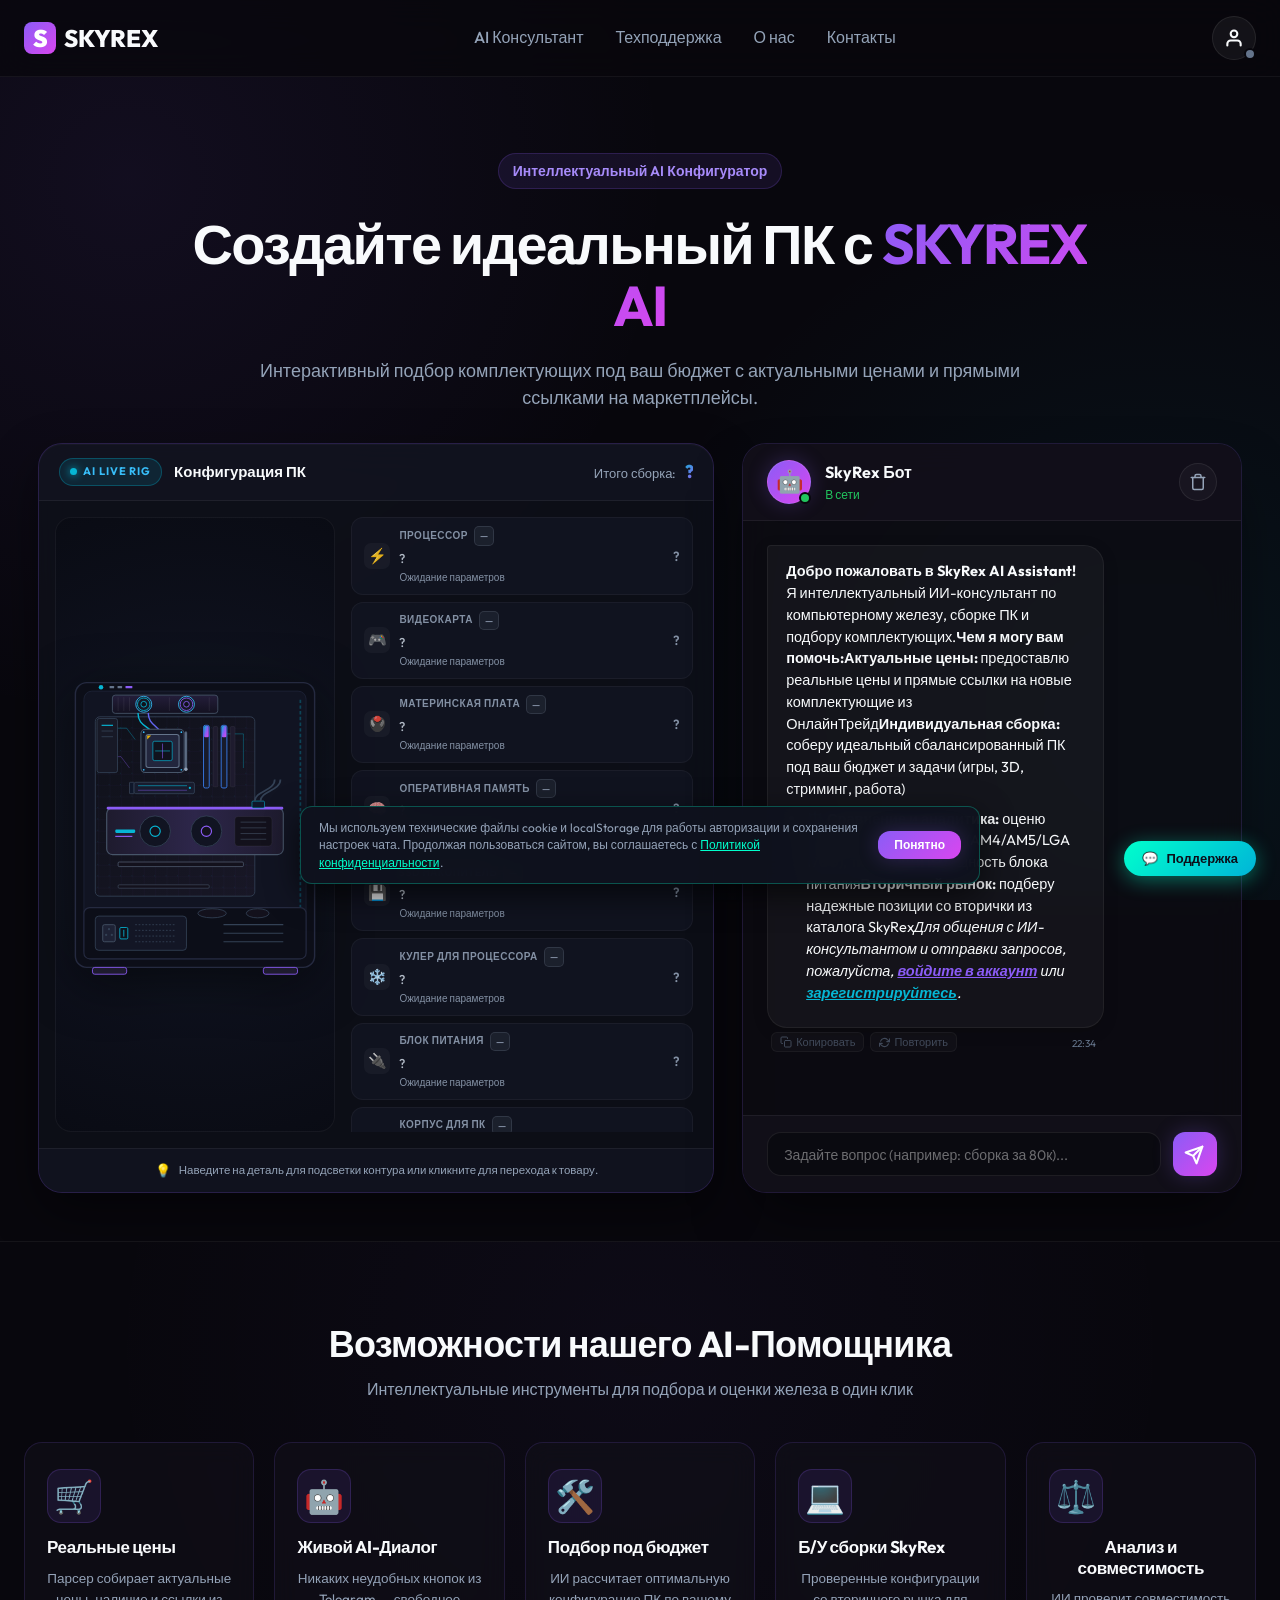
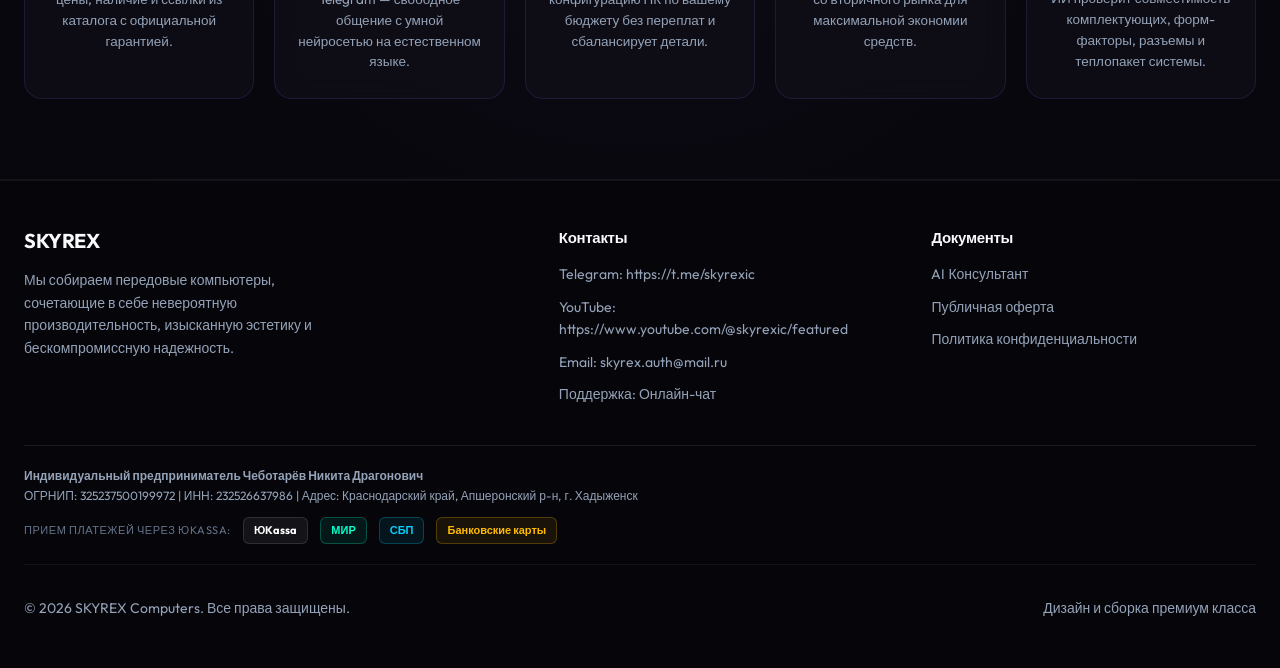
<file: index.html>
<!DOCTYPE html>
<html lang="ru">

<head>
    <meta charset="UTF-8">
    <meta name="viewport" content="width=device-width, initial-scale=1.0">
    <title>Skyrex Computers | Премиальные игровые компьютеры и рабочие станции</title>
    <link rel="canonical" href="https://skyrex.pro/">
    <link rel="icon" href="/favicon.ico?v=20261127-13" sizes="any">
    <link rel="icon" type="image/svg+xml" href="/favicon.svg?v=20261127-13">
    <link rel="icon" type="image/png" sizes="96x96" href="/favicon-96x96.png?v=20261127-13">
    <link rel="apple-touch-icon" sizes="180x180" href="/apple-touch-icon.png?v=20261127-13">
    <meta name="description"
        content="Skyrex Computers — ваш проводник в мир высокой производительности. Игровые ПК, профессиональные рабочие станции и ИИ-консультант по подбору сборок под любой бюджет.">
    <meta property="og:type" content="website">
    <meta property="og:url" content="https://skyrex.pro/">
    <meta property="og:site_name" content="Skyrex Computers">
    <meta property="og:locale" content="ru_RU">
    <meta property="og:title" content="Skyrex Computers | ИИ-подбор сборок ПК под любой бюджет">
    <meta property="og:description" content="Интерактивный ИИ-консультант и визуализатор сборок ПК с реальными ценами из DNS, ОнлайнТрейд, Wildberries и Авито.">
    <meta property="og:image" content="https://skyrex.pro/apple-touch-icon.png">
    <meta name="twitter:card" content="summary">
    <script type="application/ld+json">
    {
      "@context": "https://schema.org",
      "@type": "WebApplication",
      "name": "Skyrex Computers",
      "url": "https://skyrex.pro/",
      "applicationCategory": "UtilitiesApplication",
      "operatingSystem": "Web",
      "description": "ИИ-консультант и интерактивный визуализатор для подбора сбалансированных конфигураций ПК с реальными ценами маркетплейсов.",
      "publisher": {
        "@type": "Organization",
        "name": "ИП Чеботарёв Никита Драгонович",
        "url": "https://skyrex.pro/",
        "logo": "https://skyrex.pro/favicon-96x96.png",
        "email": "skyrex.auth@mail.ru"
      }
    }
    </script>
    <link rel="stylesheet" href="style.css?v=20261127-13">
</head>

<body>

    <!-- Header Navigation -->
    <header id="main-header">
        <div class="container nav-container">
            <a href="#" class="logo" id="logo-link">
                <div class="logo-icon">S</div>
                <span>SKYREX</span>
            </a>
            <nav id="main-nav">
                <a href="#hero">AI Консультант</a>
                <a href="javascript:void(0)" onclick="if(window.SkyrexAuth) SkyrexAuth.openSupportModal();">Техподдержка</a>
                <a href="javascript:void(0)" id="nav-admin-link" style="color: #ff3366; font-weight: 700;" onclick="if(window.SkyrexAuth) SkyrexAuth.openAdminPanel();">🛠️ Панель админа</a>
                <a href="#about">О нас</a>
                <a href="#contacts">Контакты</a>
            </nav>
            <div class="nav-controls">
                <button type="button" class="btn-icon-auth" id="auth-toggle-btn" aria-label="Личный кабинет"
                    onclick="if(window.SkyrexAuth){ if(SkyrexAuth.currentUser) SkyrexAuth.openProfileModal(); else SkyrexAuth.openAuthModal(); }">
                    <svg xmlns="http://www.w3.org/2000/svg" width="20" height="20" viewBox="0 0 24 24" fill="none"
                        stroke="currentColor" stroke-width="2.5" stroke-linecap="round" stroke-linejoin="round">
                        <path d="M20 21v-2a4 4 0 0 0-4-4H8a4 4 0 0 0-4 4v2"></path>
                        <circle cx="12" cy="7" r="4"></circle>
                    </svg>
                    <span class="auth-status-dot" id="auth-status-dot"></span>
                </button>
            </div>
        </div>
    </header>

    <main>
        <!-- Hero Section -->
        <section class="hero" id="hero">
            <div class="container hero-container">
                <div class="hero-header-banner">
                    <span class="hero-tagline">Интеллектуальный AI Конфигуратор</span>
                    <h1>Создайте идеальный ПК с <span class="gradient-text">SKYREX AI</span></h1>
                    <p class="hero-subtitle">Интерактивный подбор комплектующих под ваш бюджет с актуальными ценами и
                        прямыми ссылками на маркетплейсы.</p>
                </div>

                <div class="hero-workspace-grid">
                    <!-- Left: Interactive PC Rig Visualizer -->
                    <div class="hero-rig-col" id="skyrex-pc-visualizer"></div>

                    <!-- Right: AI Chatbot Window -->
                    <div class="hero-chat-col">
                        <div class="chat-window">
                            <div class="chat-header">
                                <div class="chat-avatar">
                                    <div class="avatar-icon">🤖</div>
                                    <div class="online-indicator"></div>
                                </div>
                                <div class="chat-user-info">
                                    <span class="chat-bot-name">SkyRex Бот</span>
                                    <span class="chat-bot-status">В сети</span>
                                </div>
                                <button class="chat-clear-btn" id="chat-clear-btn" title="Очистить историю чата">
                                    <svg xmlns="http://www.w3.org/2000/svg" width="18" height="18" viewBox="0 0 24 24"
                                        fill="none" stroke="currentColor" stroke-width="2" stroke-linecap="round"
                                        stroke-linejoin="round">
                                        <polyline points="3 6 5 6 21 6"></polyline>
                                        <path
                                            d="M19 6v14a2 2 0 0 1-2 2H7a2 2 0 0 1-2-2V6m3 0V4a2 2 0 0 1 2-2h4a2 2 0 0 1 2 2v2">
                                        </path>
                                    </svg>
                                </button>
                            </div>

                            <div class="chat-body" id="chat-body">
                                <!-- Messages will be injected here dynamically -->
                            </div>

                            <!-- Typing Indicator -->
                            <div class="typing-indicator" id="typing-indicator">
                                <span></span>
                                <span></span>
                                <span></span>
                            </div>

                            <!-- Scroll to bottom floating button -->
                            <button class="chat-scroll-bottom-btn" id="chat-scroll-bottom-btn" title="Вниз к сообщениям"
                                aria-label="Вниз к сообщениям">
                                <svg xmlns="http://www.w3.org/2000/svg" width="18" height="18" viewBox="0 0 24 24"
                                    fill="none" stroke="currentColor" stroke-width="2.5" stroke-linecap="round"
                                    stroke-linejoin="round">
                                    <polyline points="6 9 12 15 18 9"></polyline>
                                </svg>
                                <span class="unread-dot" id="chat-unread-dot"></span>
                            </button>

                            <div class="chat-footer">
                                <!-- Dynamic Autocomplete Suggestions (appears while typing) -->
                                <div class="chat-autocomplete" id="chat-autocomplete" style="display: none;"
                                    role="listbox" aria-label="Подсказки"></div>
                                <div class="chat-input-row">
                                    <textarea id="chat-input" placeholder="Задайте вопрос (например: сборка за 80к)..."
                                        rows="1" autocomplete="off"></textarea>
                                    <button id="chat-send-btn" class="chat-send-btn" aria-label="Отправить">
                                        <svg xmlns="http://www.w3.org/2000/svg" width="20" height="20"
                                            viewBox="0 0 24 24" fill="none" stroke="currentColor" stroke-width="2.5"
                                            stroke-linecap="round" stroke-linejoin="round">
                                            <line x1="22" y1="2" x2="11" y2="13"></line>
                                            <polygon points="22 2 15 22 11 13 2 9 22 2"></polygon>
                                        </svg>
                                    </button>
                                </div>
                            </div>
                        </div>
                    </div>
                </div>
            </div>
        </section>

        <!-- Bot Features Section -->
        <section class="bot-features-section" id="bot-features">
            <div class="container">
                <div class="section-header center-align">
                    <div class="section-title text-center">
                        <h2>Возможности нашего AI-Помощника</h2>
                        <p>Интеллектуальные инструменты для подбора и оценки железа в один клик</p>
                    </div>
                </div>

                <div class="bot-features-grid">
                    <div class="bot-feature-card">
                        <div class="bot-feature-icon">🛒</div>
                        <h3>Реальные цены</h3>
                        <p>Парсер собирает актуальные цены, наличие и ссылки из каталога с официальной
                            гарантией.</p>
                    </div>
                    <div class="bot-feature-card">
                        <div class="bot-feature-icon">🤖</div>
                        <h3>Живой AI-Диалог</h3>
                        <p>Никаких неудобных кнопок из Telegram — свободное общение с умной нейросетью на естественном
                            языке.</p>
                    </div>
                    <div class="bot-feature-card">
                        <div class="bot-feature-icon">🛠️</div>
                        <h3>Подбор под бюджет</h3>
                        <p>ИИ рассчитает оптимальную конфигурацию ПК по вашему бюджету без переплат и сбалансирует
                            детали.</p>
                    </div>
                    <div class="bot-feature-card">
                        <div class="bot-feature-icon">💻</div>
                        <h3>Б/У сборки SkyRex</h3>
                        <p>Проверенные конфигурации со вторичного рынка для максимальной экономии средств.</p>
                    </div>
                    <div class="bot-feature-card">
                        <div class="bot-feature-icon">⚖️</div>
                        <h3>Анализ и совместимость</h3>
                        <p>ИИ проверит совместимость комплектующих, форм-факторы, разъемы и теплопакет системы.</p>
                    </div>
                </div>
            </div>
        </section>




    </main>

    <!-- Info Sections Footer -->
    <footer id="about">
        <div class="container">
            <div class="footer-grid">
                <div class="footer-brand">
                    <h3>SKYREX</h3>
                    <p>Мы собираем передовые компьютеры, сочетающие в себе невероятную производительность, изысканную
                        эстетику и бескомпромиссную надежность.</p>
                </div>
                <div class="footer-links" id="contacts">
                    <h4>Контакты</h4>
                    <ul>
                        <li>Telegram: <a href="https://t.me/skyrexic" target="_blank">https://t.me/skyrexic</a></li>
                        <li>YouTube: <a href="https://www.youtube.com/@skyrexic/featured"
                                target="_blank">https://www.youtube.com/@skyrexic/featured</a></li>
                        <li>Email: <a href="mailto:skyrex.auth@mail.ru">skyrex.auth@mail.ru</a></li>
                        <li>Поддержка: <a href="javascript:void(0)" onclick="if(window.SkyrexAuth) SkyrexAuth.openSupportModal();">Онлайн-чат</a></li>
                    </ul>
                </div>
                <div class="footer-links">
                    <h4>Документы</h4>
                    <ul>
                        <li><a href="#hero">AI Консультант</a></li>
                        <li><a href="javascript:void(0)"
                                onclick="if(window.SkyrexAuth) SkyrexAuth.openOfferModal();">Публичная оферта</a></li>
                        <li><a href="javascript:void(0)"
                                onclick="if(window.SkyrexAuth) SkyrexAuth.openPrivacyModal();">Политика
                                конфиденциальности</a></li>
                    </ul>
                </div>
            </div>

            <div class="footer-legal-bar"
                style="margin-top: 30px; padding-top: 20px; border-top: 1px solid rgba(255, 255, 255, 0.08); font-size: 12px; color: var(--text-secondary); line-height: 1.6;">
                <p><strong>Индивидуальный предприниматель Чеботарёв Никита Драгонович</strong></p>
                <p>ОГРНИП: 325237500199972 | ИНН: 232526637986 | Адрес: Краснодарский край, Апшеронский р-н, г.
                    Хадыженск</p>
                <div class="footer-payment-methods"
                    style="margin-top: 12px; display: flex; align-items: center; gap: 12px; flex-wrap: wrap;">
                    <span
                        style="font-size: 11px; color: var(--text-muted); text-transform: uppercase; letter-spacing: 0.05em;">Прием
                        платежей через ЮKassa:</span>
                    <span class="pay-badge"
                        style="background: rgba(255,255,255,0.06); border: 1px solid rgba(255,255,255,0.12); padding: 4px 10px; border-radius: 6px; font-weight: 700; color: #fff; font-size: 11px;">ЮKassa</span>
                    <span class="pay-badge"
                        style="background: rgba(0,255,204,0.08); border: 1px solid rgba(0,255,204,0.25); padding: 4px 10px; border-radius: 6px; font-weight: 700; color: #00ffcc; font-size: 11px;">МИР</span>
                    <span class="pay-badge"
                        style="background: rgba(0,210,255,0.08); border: 1px solid rgba(0,210,255,0.25); padding: 4px 10px; border-radius: 6px; font-weight: 700; color: #00d2ff; font-size: 11px;">СБП</span>
                    <span class="pay-badge"
                        style="background: rgba(255,187,0,0.08); border: 1px solid rgba(255,187,0,0.25); padding: 4px 10px; border-radius: 6px; font-weight: 700; color: #ffbb00; font-size: 11px;">Банковские
                        карты</span>
                </div>
            </div>

            <div class="footer-bottom" style="margin-top: 20px;">
                <p>&copy; 2026 SKYREX Computers. Все права защищены.</p>
                <p>Дизайн и сборка премиум класса</p>
            </div>
        </div>
    </footer>



    <!-- Auth Modal (Password Login, Registration with Email OTP, Password Reset) -->
    <div class="modal-overlay" id="auth-modal">
        <div class="modal auth-modal-content">
            <button class="modal-close-btn" id="auth-modal-close-btn" aria-label="Закрыть окно">&times;</button>

            <!-- STEP 1: Main Login by Password (Default for all users and admin) -->
            <div class="auth-email-step active" id="auth-step-login">
                <div class="auth-badge">Вход в аккаунт</div>
                <h3 class="modal-title" style="margin-bottom: 8px;">Авторизация</h3>
                <p class="auth-subtitle">Войдите в личный кабинет, используя логин или email и пароль.</p>
                <form id="auth-login-form">
                    <div class="form-group">
                        <label for="auth-login-username">Email или Никнейм</label>
                        <input type="text" id="auth-login-username" class="form-input" required placeholder="name@mail.ru или Никнейм" autocomplete="username" autofocus>
                    </div>
                    <div class="form-group">
                        <div style="display: flex; justify-content: space-between; align-items: center; margin-bottom: 6px;">
                            <label for="auth-login-password" style="margin: 0;">Пароль</label>
                            <a href="javascript:void(0)" onclick="SkyrexAuth.goToStep('reset-request')" style="font-size: 11px; color: #00ffcc; text-decoration: underline;">Забыли пароль?</a>
                        </div>
                        <input type="password" id="auth-login-password" class="form-input" required placeholder="••••••••" autocomplete="current-password">
                    </div>
                    <div class="auth-error" id="auth-login-error"></div>
                    <button type="submit" class="btn btn-primary" id="auth-login-submit-btn" style="width: 100%; margin-top: 15px;">
                        <span>Войти</span>
                    </button>
                    <div style="text-align: center; margin-top: 16px; font-size: 13px; color: var(--text-muted);">
                        Нет аккаунта? <a href="javascript:void(0)" onclick="SkyrexAuth.goToStep('register')" style="color: #00ffcc; font-weight: 700; text-decoration: underline;">Зарегистрироваться</a>
                    </div>
                </form>
            </div>

            <!-- STEP 2: Registration Form -->
            <div class="auth-email-step" id="auth-step-register" style="display: none;">
                <button type="button" class="auth-back-btn" onclick="SkyrexAuth.goToStep('login')" title="Вернуться ко входу">
                    <svg width="14" height="14" viewBox="0 0 24 24" fill="none" stroke="currentColor" stroke-width="2.5" stroke-linecap="round" stroke-linejoin="round">
                        <polyline points="15 18 9 12 15 6"></polyline>
                    </svg>
                    <span>Вход</span>
                </button>
                <div class="auth-badge">Новый пользователь</div>
                <h3 class="modal-title" style="margin-bottom: 8px;">Регистрация</h3>
                <p class="auth-subtitle">Придумайте пароль и подтвердите адрес электронной почты.</p>
                <form id="auth-reg-form">
                    <div class="form-group">
                        <label for="auth-reg-email">Электронная почта</label>
                        <input type="email" id="auth-reg-email" class="form-input" required placeholder="name@mail.ru" autocomplete="email">
                    </div>
                    <div class="form-group">
                        <label for="auth-reg-nickname">Никнейм (отображаемое имя)</label>
                        <input type="text" id="auth-reg-nickname" class="form-input" placeholder="Например: SkyGamer" maxlength="24" autocomplete="nickname">
                    </div>
                    <div class="form-group">
                        <label for="auth-reg-password">Пароль</label>
                        <input type="password" id="auth-reg-password" class="form-input" required placeholder="Минимум 6 символов" minlength="6" autocomplete="new-password">
                    </div>
                    <div class="form-group" style="display: flex; align-items: flex-start; gap: 8px; margin-top: 10px; margin-bottom: 6px;">
                        <input type="checkbox" id="auth-reg-consent" required style="margin-top: 3px; width: 16px; height: 16px; accent-color: #00ffcc; cursor: pointer; flex-shrink: 0;">
                        <label for="auth-reg-consent" style="font-size: 11.5px; color: var(--text-secondary); line-height: 1.4; cursor: pointer; margin: 0;">
                            Я даю согласие на обработку персональных данных в соответствии с <a href="javascript:void(0)" onclick="if(window.SkyrexAuth) SkyrexAuth.openPrivacyModal();" style="color: #00ffcc; text-decoration: underline;">Политикой конфиденциальности</a> и принимаю условия <a href="javascript:void(0)" onclick="if(window.SkyrexAuth) SkyrexAuth.openOfferModal();" style="color: #00ffcc; text-decoration: underline;">Публичной оферты</a>.
                        </label>
                    </div>
                    <div class="auth-error" id="auth-reg-error"></div>
                    <button type="submit" class="btn btn-primary" id="auth-reg-submit-btn" style="width: 100%; margin-top: 15px;">
                        <span>Получить код подтверждения</span>
                    </button>
                    <div style="text-align: center; margin-top: 16px; font-size: 13px; color: var(--text-muted);">
                        Уже есть аккаунт? <a href="javascript:void(0)" onclick="SkyrexAuth.goToStep('login')" style="color: #00ffcc; font-weight: 700; text-decoration: underline;">Войти</a>
                    </div>
                </form>
            </div>

            <!-- STEP 3: Verify Registration OTP Code -->
            <div class="auth-email-step" id="auth-step-confirm" style="display: none;">
                <button type="button" class="auth-back-btn" onclick="SkyrexAuth.goToStep('register')" title="Изменить данные">
                    <svg width="14" height="14" viewBox="0 0 24 24" fill="none" stroke="currentColor" stroke-width="2.5" stroke-linecap="round" stroke-linejoin="round">
                        <polyline points="15 18 9 12 15 6"></polyline>
                    </svg>
                    <span>Назад к данным</span>
                </button>
                <div class="auth-badge">Подтверждение почты</div>
                <h3 class="modal-title" style="margin-bottom: 8px;">Код из письма</h3>
                <p class="auth-subtitle">Мы отправили 6-значный код подтверждения на <strong id="auth-confirm-email-display" class="auth-highlight-email"></strong></p>
                <form id="auth-confirm-form">
                    <div class="form-group" style="text-align: center;">
                        <input type="text" id="auth-confirm-code-input" class="form-input auth-otp-input" required maxlength="6" inputmode="numeric" placeholder="••••••" autocomplete="one-time-code">
                    </div>
                    <div class="auth-error" id="auth-confirm-error"></div>
                    <button type="submit" class="btn btn-primary" id="auth-confirm-submit-btn" style="width: 100%; margin-top: 15px;">
                        <span>Подтвердить и войти</span>
                    </button>
                    <div class="auth-resend-box">
                        <button type="button" id="auth-confirm-resend-btn" class="auth-resend-btn" disabled>
                            Отправить повторно через <span id="auth-confirm-countdown">60</span>с
                        </button>
                    </div>
                </form>
            </div>

            <!-- STEP 4: Password Reset Request -->
            <div class="auth-email-step" id="auth-step-reset-request" style="display: none;">
                <button type="button" class="auth-back-btn" onclick="SkyrexAuth.goToStep('login')" title="Вернуться ко входу">
                    <svg width="14" height="14" viewBox="0 0 24 24" fill="none" stroke="currentColor" stroke-width="2.5" stroke-linecap="round" stroke-linejoin="round">
                        <polyline points="15 18 9 12 15 6"></polyline>
                    </svg>
                    <span>Вход</span>
                </button>
                <div class="auth-badge">Сброс пароля</div>
                <h3 class="modal-title" style="margin-bottom: 8px;">Восстановление доступа</h3>
                <p class="auth-subtitle">Введите email вашего аккаунта, мы пришлем код для установки нового пароля.</p>
                <form id="auth-reset-req-form">
                    <div class="form-group">
                        <label for="auth-reset-req-email">Электронная почта</label>
                        <input type="email" id="auth-reset-req-email" class="form-input" required placeholder="name@mail.ru" autocomplete="email">
                    </div>
                    <div class="auth-error" id="auth-reset-req-error"></div>
                    <button type="submit" class="btn btn-primary" id="auth-reset-req-submit-btn" style="width: 100%; margin-top: 15px;">
                        <span>Получить код сброса</span>
                    </button>
                </form>
            </div>

            <!-- STEP 5: Password Reset Confirm -->
            <div class="auth-email-step" id="auth-step-reset-confirm" style="display: none;">
                <button type="button" class="auth-back-btn" onclick="SkyrexAuth.goToStep('reset-request')" title="Назад">
                    <svg width="14" height="14" viewBox="0 0 24 24" fill="none" stroke="currentColor" stroke-width="2.5" stroke-linecap="round" stroke-linejoin="round">
                        <polyline points="15 18 9 12 15 6"></polyline>
                    </svg>
                    <span>Изменить email</span>
                </button>
                <div class="auth-badge">Новый пароль</div>
                <h3 class="modal-title" style="margin-bottom: 8px;">Установка пароля</h3>
                <p class="auth-subtitle">Код отправлен на <strong id="auth-reset-email-display" class="auth-highlight-email"></strong></p>
                <form id="auth-reset-confirm-form">
                    <div class="form-group" style="text-align: center;">
                        <label for="auth-reset-code-input" style="text-align: left; display: block; font-size: 12px; margin-bottom: 4px;">Код из письма</label>
                        <input type="text" id="auth-reset-code-input" class="form-input auth-otp-input" required maxlength="6" inputmode="numeric" placeholder="••••••" autocomplete="one-time-code">
                    </div>
                    <div class="form-group">
                        <label for="auth-reset-new-password">Новый пароль</label>
                        <input type="password" id="auth-reset-new-password" class="form-input" required placeholder="Минимум 6 символов" minlength="6" autocomplete="new-password">
                    </div>
                    <div class="auth-error" id="auth-reset-confirm-error"></div>
                    <button type="submit" class="btn btn-primary" id="auth-reset-confirm-submit-btn" style="width: 100%; margin-top: 15px;">
                        <span>Сохранить пароль и войти</span>
                    </button>
                </form>
            </div>
        </div>
    </div>

    <!-- Profile Modal -->
    <div class="modal-overlay" id="profile-modal">
        <div class="modal profile-modal-content">
            <button class="modal-close-btn" id="profile-modal-close-btn" aria-label="Закрыть окно">&times;</button>
            <h3 class="modal-title">Личный кабинет</h3>

            <div class="profile-user-info">
                <div class="profile-avatar" id="profile-avatar-display">👤</div>
                <div class="profile-details" style="flex: 1; min-width: 0;">
                    <div class="profile-nickname-row" style="display: flex; align-items: center; gap: 8px;">
                        <span class="profile-nickname" id="profile-nickname-display"
                            style="font-size: 18px; font-weight: 700; color: #fff; overflow: hidden; text-overflow: ellipsis; white-space: nowrap;">Пользователь</span>
                        <button type="button" class="profile-edit-btn" id="profile-edit-nick-btn"
                            title="Изменить никнейм" aria-label="Изменить никнейм">✏️</button>
                    </div>
                    <span class="profile-email" id="profile-email-display"
                        style="font-size: 13px; color: var(--text-secondary); overflow: hidden; text-overflow: ellipsis; white-space: nowrap; display: block;">user@mail.ru</span>
                    <span class="profile-role" id="profile-role-display"
                        style="font-size: 11px; color: var(--text-muted); text-transform: uppercase; margin-top: 2px; display: block;">Пользователь</span>
                </div>
            </div>

            <!-- Inline Nickname Edit Form -->
            <form id="profile-nick-form"
                style="display: none; margin-bottom: 20px; background: rgba(255, 255, 255, 0.03); border: 1px solid rgba(0, 255, 204, 0.2); border-radius: 14px; padding: 14px;">
                <label for="profile-nick-input"
                    style="font-size: 11px; color: #00ffcc; text-transform: uppercase; font-weight: 700; letter-spacing: 0.05em; display: block; margin-bottom: 8px;">Изменить
                    никнейм</label>
                <div style="display: flex; gap: 8px;">
                    <input type="text" id="profile-nick-input" class="form-input"
                        style="padding: 10px 14px; font-size: 14px; flex: 1;" maxlength="24"
                        placeholder="Введите никнейм" required>
                    <button type="submit" class="btn btn-primary" id="profile-save-nick-btn"
                        style="padding: 8px 16px; font-size: 13px; white-space: nowrap;">
                        <span>Сохранить</span>
                    </button>
                    <button type="button" class="btn btn-secondary" id="profile-cancel-nick-btn"
                        style="padding: 8px 12px; font-size: 13px;" title="Отмена">✕</button>
                </div>
                <div class="auth-error" id="profile-nick-error" style="margin-top: 6px; font-size: 12px;"></div>
            </form>

            <div class="profile-status-box" id="profile-sub-box"
                style="margin-bottom: 20px; padding: 16px; background: rgba(0, 255, 204, 0.05); border: 1px solid rgba(0, 255, 204, 0.2); border-radius: 12px; font-size: 13px;">
                <div style="display: flex; justify-content: space-between; align-items: center; margin-bottom: 6px;">
                    <span style="color: var(--text-secondary);">Статус подписки:</span>
                    <span id="profile-sub-status" style="font-weight: 700; color: #00ffcc;">Базовый доступ</span>
                </div>
                <div id="profile-sub-expiry"
                    style="font-size: 12px; color: var(--text-muted); display: none; margin-bottom: 12px;"></div>
                <button type="button" class="btn btn-primary" id="profile-pay-btn"
                    style="width: 100%; padding: 10px 16px; font-size: 13px; font-weight: 700;"
                    onclick="if(window.SkyrexAuth) SkyrexAuth.startPayment();">
                    <span>⚡ Оформить подписку (490 ₽ / 30 дней)</span>
                </button>
            </div>

            <div class="profile-actions">
                <button type="button" class="btn btn-primary" id="profile-admin-btn"
                    style="display: none; width: 100%; margin-bottom: 12px; background: linear-gradient(135deg, #ff3366, #ff6b35); border-color: #ff3366;"
                    onclick="if(window.SkyrexAuth) { SkyrexAuth.closeProfileModal(); SkyrexAuth.openAdminPanel(); }">
                    <span>🛠️ Панель администратора</span>
                </button>
                <button class="btn btn-secondary" id="profile-logout-btn" style="width: 100%;">Выйти из
                    аккаунта</button>
            </div>
        </div>
    </div>

    <!-- Paywall Modal (Subscription Required) -->
    <div class="modal-overlay" id="paywall-modal">
        <div class="modal paywall-modal-content" style="max-width: 480px;">
            <button class="modal-close-btn" id="paywall-modal-close-btn" aria-label="Закрыть окно"
                onclick="if(window.SkyrexAuth) SkyrexAuth.closePaywallModal();">&times;</button>
            <div class="paywall-badge"
                style="display: inline-block; padding: 4px 12px; border-radius: 20px; background: rgba(0, 255, 204, 0.15); border: 1px solid #00ffcc; color: #00ffcc; font-size: 11px; font-weight: 700; text-transform: uppercase; margin-bottom: 12px; letter-spacing: 0.05em;">
                Премиум доступ</div>
            <h3 class="modal-title" style="margin-bottom: 8px; font-size: 22px;">Доступ к ИИ-эксперту Skyrex</h3>
            <p class="auth-subtitle" style="margin-bottom: 20px;">Для подбора индивидуальных сборок и общения с
                консультантом оформите подписку.</p>

            <div class="paywall-features"
                style="background: rgba(255, 255, 255, 0.03); border: 1px solid rgba(255, 255, 255, 0.08); border-radius: 14px; padding: 16px; margin-bottom: 20px;">
                <div style="display: flex; gap: 12px; margin-bottom: 12px; align-items: flex-start;">
                    <span style="font-size: 18px; line-height: 1;">⚡</span>
                    <div style="font-size: 13px; color: var(--text-secondary);"><strong
                            style="color: #fff;">Неограниченный ИИ-подбор:</strong> расчет сбалансированных сборок под
                        любой бюджет и задачи.</div>
                </div>
                <div style="display: flex; gap: 12px; margin-bottom: 12px; align-items: flex-start;">
                    <span style="font-size: 18px; line-height: 1;">🔍</span>
                    <div style="font-size: 13px; color: var(--text-secondary);"><strong style="color: #fff;">Прямые
                            ссылки на магазины:</strong> актуальные цены с Wildberries, ОнлайнТрейд, DNS и Авито.</div>
                </div>
                <div style="display: flex; gap: 12px; margin-bottom: 12px; align-items: flex-start;">
                    <span style="font-size: 18px; line-height: 1;">🛡️</span>
                    <div style="font-size: 13px; color: var(--text-secondary);"><strong
                            style="color: #fff;">Интерактивный чертеж ПК:</strong> подсветка компонентов, проверка
                        сокетов, TDP и габаритов корпуса.</div>
                </div>
                <div style="display: flex; gap: 12px; align-items: flex-start;">
                    <span style="font-size: 18px; line-height: 1;">🚀</span>
                    <div style="font-size: 13px; color: var(--text-secondary);"><strong
                            style="color: #fff;">Приоритетная скорость:</strong> быстрый стриминг ответов на базе
                        флагманских нейросетей.</div>
                </div>
            </div>

            <div class="paywall-pricing-box"
                style="display: flex; justify-content: space-between; align-items: center; background: linear-gradient(135deg, rgba(0, 255, 204, 0.12), rgba(0, 210, 255, 0.05)); border: 1px solid rgba(0, 255, 204, 0.3); border-radius: 14px; padding: 16px 20px; margin-bottom: 20px;">
                <div>
                    <div
                        style="font-size: 12px; color: var(--text-secondary); text-transform: uppercase; font-weight: 600;">
                        Период доступа</div>
                    <div style="font-size: 16px; font-weight: 700; color: #fff;">30 дней подписки</div>
                </div>
                <div style="text-align: right;">
                    <div style="font-size: 26px; font-weight: 800; color: #00ffcc; line-height: 1;">490 ₽</div>
                    <div style="font-size: 11px; color: var(--text-muted);">разовый платеж</div>
                </div>
            </div>

            <button type="button" class="btn btn-primary" id="paywall-checkout-btn"
                style="width: 100%; padding: 14px; font-size: 15px; font-weight: 700; margin-bottom: 12px;"
                onclick="if(window.SkyrexAuth) SkyrexAuth.startPayment();">
                <span>Оплатить 490 ₽ через ЮKassa</span>
            </button>
            <div style="text-align: center; font-size: 11px; color: var(--text-muted); line-height: 1.4;">
                Нажимая кнопку, вы принимаете условия <a href="javascript:void(0)"
                    onclick="if(window.SkyrexAuth) SkyrexAuth.openOfferModal();"
                    style="color: #00ffcc; text-decoration: underline;">Публичной оферты</a>. Безопасная оплата через
                шлюз ЮKassa (СБП, банковские карты МИР, Visa, Mastercard).
            </div>
        </div>
    </div>

    <!-- Public Offer & Privacy Modal -->
    <div class="modal-overlay" id="offer-modal">
        <div class="modal offer-modal-content"
            style="max-width: 680px; max-height: 85vh; display: flex; flex-direction: column;">
            <button class="modal-close-btn" id="offer-modal-close-btn" aria-label="Закрыть окно"
                onclick="if(window.SkyrexAuth) SkyrexAuth.closeOfferModal();">&times;</button>
            <h3 class="modal-title" style="margin-bottom: 16px; flex-shrink: 0;">Публичная оферта и условия сервиса</h3>
            <div class="offer-scroll-body"
                style="overflow-y: auto; padding-right: 10px; font-size: 13px; color: var(--text-secondary); line-height: 1.6; flex: 1;">
                <h4 style="color: #fff; margin-bottom: 6px;">1. Общие положения</h4>
                <p style="margin-bottom: 12px;">Настоящий документ является официальным предложением (публичной офертой
                    в соответствии со ст. 437 Гражданского кодекса РФ) Индивидуального предпринимателя Чеботарёва Никиты
                    Драгоновича (ОГРНИП 325237500199972, ИНН 232526637986), далее именуемого «Исполнитель», адресованным
                    любому физическому или юридическому лицу («Заказчик»), заключить договор на оказание услуг платного
                    доступа к веб-сервису Skyrex Computers (skyrex.pro).</p>

                <h4 style="color: #fff; margin-bottom: 6px;">2. Предмет оферты</h4>
                <p style="margin-bottom: 12px;">Исполнитель предоставляет Заказчику возмездный доступ к программному
                    комплексу и ИИ-консультанту подбора компьютерных конфигураций на сайте skyrex.pro на условиях
                    подписки сроком на 30 (тридцать) календарных дней.</p>

                <h4 style="color: #fff; margin-bottom: 6px;">3. Стоимость услуг и порядок оплаты</h4>
                <p style="margin-bottom: 12px;">Стоимость доступа составляет 490 (четыреста девяносто) рублей за период
                    30 календарных дней. Оплата производится Заказчиком в безналичном порядке через уполномоченного
                    оператора платежей (сервис «ЮKassa»). Услуга считается оказанной в полном объеме с момента
                    предоставления доступа к функционалу ИИ-консультанта в личном кабинете Заказчика.</p>

                <h4 style="color: #fff; margin-bottom: 6px;">4. Порядок возврата средств и техподдержка</h4>
                <p style="margin-bottom: 12px;">В соответствии с Законом РФ «О защите прав потребителей» Заказчик вправе
                    отказаться от исполнения договора и обратиться с заявлением о возврате денежных средств за неиспользованный
                    период подписки, направив обращение на электронную почту <a href="mailto:skyrex.auth@mail.ru" style="color: #00ffcc;">skyrex.auth@mail.ru</a>
                    или через онлайн-чат поддержки на сайте. Срок рассмотрения обращения составляет 1–3 рабочих дня,
                    возврат денежных средств осуществляется тем же способом, которым производилась оплата, в срок до 10
                    календарных дней.</p>

                <h4 style="color: #fff; margin-bottom: 6px;">5. Информационно-рекомендательный характер</h4>
                <p style="margin-bottom: 12px;">Сервис Skyrex Computers носит исключительно информационно-консультационный
                    характер и не является продавцом компьютерных комплектующих. Информация о ценах, характеристиках и наличии
                    товаров на сторонних маркетплейсах (DNS, Wildberries, ОнлайнТрейд, Авито и др.) является справочной;
                    договоры купли-продажи комплектующих Заказчик заключает напрямую с соответствующими продавцами.</p>

                <h4 style="color: #fff; margin-bottom: 6px;">6. Обработка персональных данных</h4>
                <p style="margin-bottom: 12px;">В соответствии с Федеральным законом № 152-ФЗ «О персональных данных»,
                    Заказчик дает согласие Исполнителю на обработку предоставленных персональных данных исключительно в целях
                    исполнения настоящего договора и направления электронных кассовых чеков (54-ФЗ) на условиях
                    <a href="javascript:void(0)" onclick="if(window.SkyrexAuth){SkyrexAuth.closeOfferModal();SkyrexAuth.openPrivacyModal();}" style="color: #00ffcc; text-decoration: underline;">Политики обработки персональных данных</a>.</p>

                <h4 style="color: #fff; margin-bottom: 6px;">7. Реквизиты Исполнителя</h4>
                <p
                    style="background: rgba(255,255,255,0.03); border: 1px solid rgba(255,255,255,0.08); padding: 12px; border-radius: 10px;">
                    <strong>ИП Чеботарёв Никита Драгонович</strong><br>
                    ОГРНИП: 325237500199972<br>
                    ИНН: 232526637986<br>
                    Адрес: Краснодарский край, Апшеронский район, г. Хадыженск<br>
                    Электронная почта: skyrex.auth@mail.ru
                </p>
            </div>
        </div>
    </div>

    <!-- Privacy Policy Modal (152-FZ) -->
    <div class="modal-overlay" id="privacy-modal">
        <div class="modal offer-modal-content"
            style="max-width: 680px; max-height: 85vh; display: flex; flex-direction: column;">
            <button class="modal-close-btn" id="privacy-modal-close-btn" aria-label="Закрыть окно"
                onclick="if(window.SkyrexAuth) SkyrexAuth.closePrivacyModal();">&times;</button>
            <h3 class="modal-title" style="margin-bottom: 16px; flex-shrink: 0;">Политика обработки персональных данных</h3>
            <div class="offer-scroll-body"
                style="overflow-y: auto; padding-right: 10px; font-size: 13px; color: var(--text-secondary); line-height: 1.6; flex: 1;">
                <h4 style="color: #fff; margin-bottom: 6px;">1. Общие положения</h4>
                <p style="margin-bottom: 12px;">Настоящая Политика разработана в соответствии с Федеральным законом от
                    27.07.2006 № 152-ФЗ «О персональных данных» и определяет порядок обработки и защиты персональных данных
                    пользователей сайта skyrex.pro. Оператором персональных данных является Индивидуальный предприниматель
                    Чеботарёв Никита Драгонович (ОГРНИП 325237500199972, ИНН 232526637986, адрес: Краснодарский край,
                    Апшеронский район, г. Хадыженск, email: skyrex.auth@mail.ru).</p>

                <h4 style="color: #fff; margin-bottom: 6px;">2. Какие данные мы собираем</h4>
                <p style="margin-bottom: 12px;">Оператор обрабатывает следующие данные Пользователя: адрес электронной почты
                    (email), отображаемый никнейм, пароль (хранится исключительно в виде криптографического хэша),
                    историю обращений в поддержку, сведения о статусе оплаты и подписки (реквизиты банковских карт
                    сайтом не собираются и не хранятся — оплата проходит на стороне защищённого шлюза ЮKassa), а также
                    технические данные (IP-адрес, данные cookie и localStorage для поддержания сессии).</p>

                <h4 style="color: #fff; margin-bottom: 6px;">3. Цели и правовые основания обработки</h4>
                <p style="margin-bottom: 12px;">Обработка осуществляется на основании согласия Пользователя и в целях
                    исполнения договора публичной оферты: для регистрации и авторизации, предоставления доступа к ИИ-консультанту,
                    направления электронных кассовых чеков (54-ФЗ), связи с Пользователем в техподдержке и защиты от
                    злоупотреблений.</p>

                <h4 style="color: #fff; margin-bottom: 6px;">4. Порядок хранения, локализация и защита данных</h4>
                <p style="margin-bottom: 12px;">Персональные данные хранятся на серверах, расположенных на территории
                    Российской Федерации, с применением правовых, организационных и технических мер защиты от
                    несанкционированного доступа в соответствии со ст. 19 ФЗ-152. Срок обработки — до момента достижения целей
                    обработки, удаления учётной записи либо отзыва согласия Пользователем.</p>

                <h4 style="color: #fff; margin-bottom: 6px;">5. Права пользователя и отзыв согласия</h4>
                <p style="margin-bottom: 12px;">Пользователь вправе запросить уточнение, блокирование или полное удаление
                    своих персональных данных, а также отозвать согласие на их обработку, направив обращение на
                    <a href="mailto:skyrex.auth@mail.ru" style="color: #00ffcc;">skyrex.auth@mail.ru</a>. Запрос
                    рассматривается Оператором в срок до 10 рабочих дней с момента получения.</p>
            </div>
        </div>
    </div>

    <!-- Floating Support Button -->
    <button id="support-floating-btn" class="support-floating-btn"
        onclick="if(window.SkyrexAuth) SkyrexAuth.openSupportModal();" aria-label="Техподдержка">
        <span class="support-btn-icon">💬</span>
        <span class="support-btn-text">Поддержка</span>
        <span class="support-badge" id="support-unread-badge" style="display: none;">0</span>
    </button>

    <!-- Support & Helpdesk Modal -->
    <div class="modal-overlay" id="support-modal">
        <div class="modal support-modal-content"
            style="max-width: 680px; height: 580px; max-height: 85vh; display: flex; flex-direction: column; padding: 24px;">
            <button class="modal-close-btn" id="support-modal-close-btn" aria-label="Закрыть окно"
                onclick="if(window.SkyrexAuth) SkyrexAuth.closeSupportModal();">&times;</button>

            <!-- Modal Header -->
            <div class="support-modal-header"
                style="display: flex; justify-content: space-between; align-items: center; border-bottom: 1px solid rgba(255, 255, 255, 0.08); padding-bottom: 14px; margin-bottom: 14px; flex-shrink: 0;">
                <div>
                    <div style="display: flex; align-items: center; gap: 8px;">
                        <h3 class="modal-title" style="margin: 0; font-size: 20px;">Служба поддержки Skyrex</h3>
                        <span
                            style="font-size: 11px; background: rgba(0, 255, 204, 0.15); color: #00ffcc; border: 1px solid rgba(0, 255, 204, 0.3); padding: 2px 8px; border-radius: 12px; font-weight: 600;">Онлайн
                            🟢</span>
                    </div>
                    <p style="margin: 4px 0 0 0; font-size: 12px; color: var(--text-muted);" id="support-header-sub">
                        Задайте вопрос по сборке, оплате или гарантии — администратор ответит вам здесь.</p>
                </div>
            </div>

            <!-- Client Mode View (Single dialogue between client and support) -->
            <div id="support-client-view" style="display: flex; flex-direction: column; flex: 1; min-height: 0;">
                <!-- If client not logged in, ask for contact email -->
                <div id="support-guest-email-box" style="margin-bottom: 10px; display: none;">
                    <input type="email" id="support-guest-email" class="form-input"
                        style="padding: 8px 12px; font-size: 13px;"
                        placeholder="Ваш email для связи (куда придет ответ)" required>
                </div>

                <!-- Messages container -->
                <div id="support-messages-container" class="support-messages-list"
                    style="flex: 1; overflow-y: auto; padding-right: 6px; display: flex; flex-direction: column; gap: 10px;">
                    <div style="text-align: center; color: var(--text-muted); font-size: 12px; margin: auto;">Загрузка
                        сообщений...</div>
                </div>

                <!-- Input & Send -->
                <form id="support-send-form" style="display: flex; gap: 8px; margin-top: 14px; flex-shrink: 0;">
                    <input type="text" id="support-input" class="form-input"
                        style="flex: 1; padding: 10px 14px; font-size: 13px;" placeholder="Напишите ваш вопрос..."
                        autocomplete="off" required>
                    <button type="submit" class="btn btn-primary" id="support-send-btn"
                        style="padding: 10px 20px; font-size: 13px; white-space: nowrap;">
                        <span>Отправить</span>
                    </button>
                </form>
            </div>

            <!-- Admin Mode View (Two-panel: Dialogues list on left, active chat on right) -->
            <div id="support-admin-view" style="display: none; flex: 1; min-height: 0; gap: 14px;">
                <!-- Left panel: Dialogues list -->
                <div class="support-admin-sidebar"
                    style="width: 220px; border-right: 1px solid rgba(255, 255, 255, 0.08); padding-right: 12px; display: flex; flex-direction: column; min-height: 0;">
                    <div
                        style="font-size: 11px; text-transform: uppercase; color: var(--text-muted); font-weight: 700; margin-bottom: 8px;">
                        Диалоги с клиентами</div>
                    <div id="support-admin-dialogs-list"
                        style="flex: 1; overflow-y: auto; display: flex; flex-direction: column; gap: 6px;">
                        <!-- Injected via JS -->
                    </div>
                </div>

                <!-- Right panel: Active chat with selected user -->
                <div class="support-admin-chat" style="flex: 1; display: flex; flex-direction: column; min-height: 0;">
                    <div id="support-admin-target-bar"
                        style="font-size: 12px; color: #00ffcc; font-weight: 700; margin-bottom: 8px; display: flex; justify-content: space-between;">
                        <span>Диалог: <span id="support-admin-target-email">Выберите клиента</span></span>
                    </div>
                    <div id="support-admin-messages-container" class="support-messages-list"
                        style="flex: 1; overflow-y: auto; padding-right: 6px; display: flex; flex-direction: column; gap: 10px;">
                        <div style="text-align: center; color: var(--text-muted); font-size: 12px; margin: auto;">
                            Выберите диалог слева для ответа клиенту</div>
                    </div>
                    <form id="support-admin-send-form"
                        style="display: flex; gap: 8px; margin-top: 14px; flex-shrink: 0;">
                        <input type="text" id="support-admin-input" class="form-input"
                            style="flex: 1; padding: 10px 14px; font-size: 13px;"
                            placeholder="Ответить клиенту (ответ также придет ему на почту)..." autocomplete="off"
                            required disabled>
                        <button type="submit" class="btn btn-primary" id="support-admin-send-btn"
                            style="padding: 10px 20px; font-size: 13px; white-space: nowrap;" disabled>
                            <span>Ответить</span>
                        </button>
                    </form>
                </div>
            </div>

        </div>
    </div>

    <!-- Complete Web Admin Panel Modal (100% On-Site Administration) -->
    <div class="modal-overlay" id="admin-panel-modal">
        <div class="modal admin-panel-modal-content" style="max-width: 960px; width: 95%; height: 750px; max-height: 90vh; display: flex; flex-direction: column; padding: 24px;">
            <button class="modal-close-btn" id="admin-panel-close-btn" aria-label="Закрыть панель" onclick="if(window.SkyrexAuth) SkyrexAuth.closeAdminPanel();">&times;</button>
            
            <!-- Admin Header -->
            <div style="display: flex; justify-content: space-between; align-items: center; border-bottom: 1px solid rgba(255, 255, 255, 0.08); padding-bottom: 12px; margin-bottom: 14px; flex-shrink: 0;">
                <div style="display: flex; align-items: center; gap: 10px;">
                    <div style="width: 32px; height: 32px; border-radius: 8px; background: rgba(255, 51, 102, 0.15); border: 1px solid #ff3366; display: flex; align-items: center; justify-content: center; font-size: 16px;">👑</div>
                    <div>
                        <h3 class="modal-title" style="margin: 0; font-size: 20px;">Панель администратора Skyrex</h3>
                        <p style="margin: 2px 0 0 0; font-size: 11px; color: var(--text-muted);">Управление правилами ИИ, поддержкой клиентов, деталями и подписками</p>
                    </div>
                </div>
            </div>

            <!-- Admin Tabs Navigation -->
            <div class="admin-tabs-nav" style="display: flex; gap: 6px; border-bottom: 1px solid rgba(255, 255, 255, 0.08); padding-bottom: 10px; margin-bottom: 16px; flex-shrink: 0; overflow-x: auto;">
                <button type="button" class="admin-tab-btn active" data-tab="support" onclick="SkyrexAuth.switchAdminTab('support')">💬 Техподдержка</button>
                <button type="button" class="admin-tab-btn" data-tab="rules" onclick="SkyrexAuth.switchAdminTab('rules')">📜 Правила ИИ</button>
                <button type="button" class="admin-tab-btn" data-tab="components" onclick="SkyrexAuth.switchAdminTab('components')">📦 Каталог товаров</button>
                <button type="button" class="admin-tab-btn" data-tab="payments" onclick="SkyrexAuth.switchAdminTab('payments')">💳 Оплаты и пользователи</button>
                <button type="button" class="admin-tab-btn" data-tab="stats" onclick="SkyrexAuth.switchAdminTab('stats')">📊 Статистика</button>
            </div>

            <!-- TAB 1: Support Helpdesk -->
            <div class="admin-tab-pane active" id="admin-tab-support" style="flex: 1; min-height: 0; display: flex; gap: 16px;">
                <div style="width: 260px; border-right: 1px solid rgba(255, 255, 255, 0.08); padding-right: 12px; display: flex; flex-direction: column; min-height: 0;">
                    <div style="display: flex; justify-content: space-between; align-items: center; margin-bottom: 10px;">
                        <span style="font-size: 11px; text-transform: uppercase; color: var(--text-muted); font-weight: 700;">Обращения</span>
                        <button type="button" class="btn btn-secondary" style="padding: 2px 8px; font-size: 11px;" onclick="SkyrexAuth.loadAdminSupportDialogs()">🔄</button>
                    </div>
                    <div id="admin-panel-dialogs-list" style="flex: 1; overflow-y: auto; display: flex; flex-direction: column; gap: 6px;"></div>
                </div>

                <div style="flex: 1; display: flex; flex-direction: column; min-height: 0;">
                    <div style="font-size: 12px; color: #00ffcc; font-weight: 700; margin-bottom: 8px; display: flex; justify-content: space-between; align-items: center;">
                        <span>Клиент: <span id="admin-panel-target-email">Выберите обращение слева</span></span>
                        <button type="button" id="admin-panel-delete-dialog-btn" class="btn btn-secondary" style="padding: 2px 8px; font-size: 11px; color: #ff3366; display: none;" onclick="SkyrexAuth.deleteSelectedDialog()">🗑️ Удалить диалог</button>
                    </div>
                    <div id="admin-panel-messages-container" class="support-messages-list" style="flex: 1; overflow-y: auto; padding-right: 6px; display: flex; flex-direction: column; gap: 10px;">
                        <div style="text-align: center; color: var(--text-muted); font-size: 13px; margin: auto;">Выберите диалог слева для просмотра и ответа</div>
                    </div>
                    <form id="admin-panel-reply-form" style="display: flex; gap: 8px; margin-top: 14px; flex-shrink: 0;">
                        <input type="text" id="admin-panel-reply-input" class="form-input" style="flex: 1; padding: 10px 14px; font-size: 13px;" placeholder="Введите ответ клиенту (продублируется на email)..." autocomplete="off" required disabled>
                        <button type="submit" class="btn btn-primary" id="admin-panel-reply-btn" style="padding: 10px 20px; font-size: 13px; white-space: nowrap;" disabled>
                            <span>Отправить ответ</span>
                        </button>
                    </form>
                </div>
            </div>

            <!-- TAB 2: AI Rules & Prompt -->
            <div class="admin-tab-pane" id="admin-tab-rules" style="display: none; flex-direction: column; flex: 1; min-height: 0; overflow-y: auto; padding-right: 6px;">
                <div style="background: rgba(255, 255, 255, 0.03); border: 1px solid rgba(0, 255, 204, 0.2); border-radius: 12px; padding: 16px; margin-bottom: 20px;">
                    <h4 style="margin: 0 0 10px 0; font-size: 14px; color: #00ffcc;">➕ Добавить оперативное правило для ИИ</h4>
                    <form id="admin-add-rule-form">
                        <div style="margin-bottom: 10px;">
                            <input type="text" id="admin-rule-title" class="form-input" placeholder="Краткое название правила (например: Ограничение кулеров)" style="font-size: 13px;" required>
                        </div>
                        <div style="margin-bottom: 10px;">
                            <textarea id="admin-rule-text" class="form-input" placeholder="Текст правила для ИИ (например: Для процессоров Ryzen 5600 всегда предлагать кулер ID-Cooling SE-214-XT)..." rows="2" style="font-size: 13px; resize: vertical;" required></textarea>
                        </div>
                        <button type="submit" class="btn btn-primary" style="padding: 8px 18px; font-size: 13px;">
                            <span>Сохранить правило</span>
                        </button>
                    </form>
                </div>

                <div style="display: flex; justify-content: space-between; align-items: center; margin-bottom: 10px;">
                    <h4 style="margin: 0; font-size: 14px; color: #fff;">Активные правила эксперта</h4>
                    <button type="button" class="btn btn-secondary" style="padding: 4px 10px; font-size: 12px; color: #ff3366;" onclick="SkyrexAuth.resetAdminRules()">Сбросить все правила</button>
                </div>
                <div id="admin-rules-list" style="display: flex; flex-direction: column; gap: 8px; margin-bottom: 24px;"></div>

                <div style="background: rgba(255, 255, 255, 0.02); border: 1px solid rgba(255, 255, 255, 0.08); border-radius: 12px; padding: 16px;">
                    <div style="display: flex; justify-content: space-between; align-items: center; margin-bottom: 10px;">
                        <h4 style="margin: 0; font-size: 14px; color: #fff;">Системный промпт ИИ (assistant_system)</h4>
                        <button type="button" class="btn btn-secondary" style="padding: 4px 10px; font-size: 12px;" onclick="SkyrexAuth.resetAdminPrompt()">Восстановить эталонный</button>
                    </div>
                    <textarea id="admin-prompt-editor" class="form-input" rows="8" style="font-family: monospace; font-size: 12px; line-height: 1.4; resize: vertical; margin-bottom: 10px;"></textarea>
                    <button type="button" class="btn btn-primary" style="padding: 8px 18px; font-size: 13px;" onclick="SkyrexAuth.saveAdminPrompt()">
                        <span>Обновить системный промпт</span>
                    </button>
                </div>
            </div>

            <!-- TAB 3: Product Catalog (read-only view of products table) -->
            <div class="admin-tab-pane" id="admin-tab-components" style="display: none; flex-direction: column; flex: 1; min-height: 0; overflow-y: auto; padding-right: 6px;">
                <!-- Filter bar -->
                <div style="display: flex; gap: 10px; margin-bottom: 14px; flex-wrap: wrap; align-items: center;">
                    <select id="admin-cat-filter" class="form-input" style="font-size: 13px; width: 170px;" onchange="SkyrexAuth.loadAdminComponents()">
                        <option value="">Все категории</option>
                        <option value="cpu">Процессор (CPU)</option>
                        <option value="gpu">Видеокарта (GPU)</option>
                        <option value="motherboard">Материнская плата</option>
                        <option value="ram">ОЗУ</option>
                        <option value="ssd">SSD накопитель</option>
                        <option value="psu">Блок питания</option>
                        <option value="case">Корпус</option>
                        <option value="cooler">Охлаждение / Кулер</option>
                    </select>
                    <select id="admin-shop-filter" class="form-input" style="font-size: 13px; width: 150px;" onchange="SkyrexAuth.loadAdminComponents()">
                        <option value="">Все магазины</option>
                        <option value="Авито">Авито</option>
                        <option value="ОнлайнТрейд">ОнлайнТрейд</option>
                        <option value="DNS">DNS</option>
                        <option value="Wildberries">Wildberries</option>
                    </select>
                    <input type="text" id="admin-search-filter" class="form-input" placeholder="Поиск по названию..." style="font-size: 13px; flex: 1; min-width: 160px;" oninput="SkyrexAuth.loadAdminComponents()">
                    <button type="button" class="btn btn-secondary" style="padding: 8px 14px; font-size: 12px; white-space: nowrap;" onclick="SkyrexAuth.loadAdminComponents()">🔄 Обновить</button>
                </div>
                <div id="admin-components-list" style="flex: 1; min-height: 0;"></div>
            </div>

            <!-- TAB 4: Payments & Users -->
            <div class="admin-tab-pane" id="admin-tab-payments" style="display: none; flex-direction: column; flex: 1; min-height: 0; overflow-y: auto; padding-right: 6px;">
                <div style="background: rgba(255, 255, 255, 0.03); border: 1px solid rgba(255, 255, 255, 0.08); border-radius: 12px; padding: 14px; margin-bottom: 20px;">
                    <h4 style="margin: 0 0 10px 0; font-size: 14px; color: #00ffcc;">⚡ Ручная активация подписки</h4>
                    <form id="admin-manual-sub-form" style="display: flex; gap: 10px; align-items: center;">
                        <input type="number" id="admin-sub-userid" class="form-input" placeholder="ID пользователя" style="width: 140px; font-size: 13px;" required>
                        <input type="number" id="admin-sub-days" class="form-input" placeholder="Дней (30)" value="30" style="width: 120px; font-size: 13px;" required>
                        <button type="submit" class="btn btn-primary" style="padding: 8px 18px; font-size: 13px; white-space: nowrap;">
                            <span>Активировать доступ</span>
                        </button>
                    </form>
                </div>

                <h4 style="margin: 0 0 10px 0; font-size: 14px; color: #fff;">Транзакции ЮKassa</h4>
                <div id="admin-payments-table-box" style="overflow-x: auto; margin-bottom: 24px;">
                    <table class="admin-data-table">
                        <thead>
                            <tr>
                                <th>ID платежа</th>
                                <th>Email</th>
                                <th>Сумма</th>
                                <th>Статус</th>
                                <th>Дата</th>
                            </tr>
                        </thead>
                        <tbody id="admin-payments-tbody"></tbody>
                    </table>
                </div>

                <h4 style="margin: 0 0 10px 0; font-size: 14px; color: #fff;">Пользователи сервиса</h4>
                <div id="admin-users-table-box" style="overflow-x: auto;">
                    <table class="admin-data-table">
                        <thead>
                            <tr>
                                <th>ID</th>
                                <th>Email</th>
                                <th>Никнейм</th>
                                <th>Роль</th>
                                <th>Подписка</th>
                                <th>Действует до</th>
                                <th>Действия</th>
                            </tr>
                        </thead>
                        <tbody id="admin-users-tbody"></tbody>
                    </table>
                </div>
            </div>

            <!-- TAB 5: Stats -->
            <div class="admin-tab-pane" id="admin-tab-stats" style="display: none; flex-direction: column; flex: 1; min-height: 0; overflow-y: auto;">
                <div style="display: grid; grid-template-columns: repeat(auto-fit, minmax(200px, 1fr)); gap: 14px; margin-bottom: 20px;" id="admin-stats-cards"></div>
            </div>

        </div>
    </div>

    <!-- Cookie & Storage Notice Banner -->
    <div id="cookie-consent-banner" style="display: none; position: fixed; bottom: 16px; left: 50%; transform: translateX(-50%); z-index: 9999; background: rgba(15, 18, 30, 0.96); border: 1px solid rgba(0, 255, 204, 0.28); box-shadow: 0 10px 32px rgba(0, 0, 0, 0.65); backdrop-filter: blur(12px); border-radius: 12px; padding: 12px 18px; width: min(92vw, 680px); align-items: center; justify-content: space-between; gap: 14px; flex-wrap: wrap;">
        <div style="font-size: 12px; color: var(--text-secondary); line-height: 1.45; flex: 1; min-width: 220px;">
            Мы используем технические файлы cookie и localStorage для работы авторизации и сохранения настроек чата. Продолжая пользоваться сайтом, вы соглашаетесь с <a href="javascript:void(0)" onclick="if(window.SkyrexAuth) SkyrexAuth.openPrivacyModal();" style="color: #00ffcc; text-decoration: underline;">Политикой конфиденциальности</a>.
        </div>
        <button type="button" id="cookie-consent-accept" class="btn btn-primary" style="padding: 7px 16px; font-size: 12px; white-space: nowrap;">Понятно</button>
    </div>

    <!-- Application Logic Scripts -->
    <script src="auth.js?v=20261127-13"></script>
    <script src="rig_visualizer.js?v=20261127-13"></script>
    <script src="chat_bot.js?v=20261127-13"></script>
    <script src="app.js?v=20261127-13"></script>
</body>


</html>
</file>
<file: style.css>
@import url('https://fonts.googleapis.com/css2?family=Outfit:wght@300;400;500;600;700;800&display=swap');

html {
    scroll-behavior: smooth;
}

:root {
    --bg-color: #08070d;
    --card-bg: rgba(18, 16, 26, 0.65);
    --card-border: rgba(139, 92, 246, 0.15);
    --card-border-hover: rgba(6, 182, 212, 0.4);
    --primary-gradient: linear-gradient(135deg, #8b5cf6 0%, #d946ef 100%);
    --secondary-gradient: linear-gradient(135deg, #06b6d4 0%, #3b82f6 100%);
    --text-primary: #f8fafc;
    --text-secondary: #94a3b8;
    --text-muted: #64748b;
    --accent-purple: #8b5cf6;
    --accent-cyan: #06b6d4;
    --accent-pink: #d946ef;
    --success: #22c55e;
    --font-sans: 'Outfit', sans-serif;
    --transition-smooth: all 0.35s cubic-bezier(0.16, 1, 0.3, 1);
    --shadow-neon: 0 0 20px rgba(139, 92, 246, 0.25);
    --shadow-cyan: 0 0 20px rgba(6, 182, 212, 0.25);
}

/* Custom Scrollbar */
::-webkit-scrollbar {
    width: 8px;
}

::-webkit-scrollbar-track {
    background: var(--bg-color);
}

::-webkit-scrollbar-thumb {
    background: #272530;
    border-radius: 4px;
}

::-webkit-scrollbar-thumb:hover {
    background: #3f3c4e;
}

* {
    box-sizing: border-box;
    margin: 0;
    padding: 0;
}

body {
    background-color: var(--bg-color);
    color: var(--text-primary);
    font-family: var(--font-sans);
    overflow-x: hidden;
    line-height: 1.6;
    background-image:
        radial-gradient(circle at 10% 20%, rgba(139, 92, 246, 0.08) 0%, transparent 40%),
        radial-gradient(circle at 90% 80%, rgba(6, 182, 212, 0.08) 0%, transparent 40%);
    background-attachment: fixed;
}

/* Typography & Layout */
.container {
    width: 100%;
    max-width: 1280px;
    margin: 0 auto;
    padding: 0 24px;
}

h1,
h2,
h3,
h4 {
    font-weight: 700;
    letter-spacing: -0.02em;
    line-height: 1.2;
}

.gradient-text {
    background: var(--primary-gradient);
    -webkit-background-clip: text;
    -webkit-text-fill-color: transparent;
}

.gradient-text-alt {
    background: var(--secondary-gradient);
    -webkit-background-clip: text;
    -webkit-text-fill-color: transparent;
}

/* Header & Nav */
header {
    position: sticky;
    top: 0;
    z-index: 100;
    backdrop-filter: blur(16px);
    -webkit-backdrop-filter: blur(16px);
    background-color: rgba(8, 7, 13, 0.75);
    border-bottom: 1px solid rgba(255, 255, 255, 0.05);
    padding: 16px 0;
    transition: var(--transition-smooth);
}

header.scrolled {
    padding: 12px 0;
    background-color: rgba(8, 7, 13, 0.9);
}

.nav-container {
    display: flex;
    justify-content: space-between;
    align-items: center;
}

.logo {
    display: flex;
    align-items: center;
    gap: 8px;
    font-size: 24px;
    font-weight: 800;
    text-decoration: none;
    color: var(--text-primary);
}

.logo-icon {
    width: 32px;
    height: 32px;
    background: var(--primary-gradient);
    border-radius: 8px;
    display: flex;
    align-items: center;
    justify-content: center;
    color: #fff;
    font-weight: 900;
}

nav {
    display: flex;
    align-items: center;
    gap: 32px;
}

nav a {
    color: var(--text-secondary);
    text-decoration: none;
    font-weight: 500;
    font-size: 16px;
    transition: var(--transition-smooth);
    position: relative;
    padding: 4px 0;
}

nav a::after {
    content: '';
    position: absolute;
    bottom: 0;
    left: 0;
    width: 0;
    height: 2px;
    background: var(--primary-gradient);
    transition: var(--transition-smooth);
}

nav a:hover {
    color: var(--text-primary);
}

nav a:hover::after {
    width: 100%;
}

.nav-controls {
    display: flex;
    align-items: center;
    gap: 16px;
}

.btn-icon-cart {
    background: rgba(255, 255, 255, 0.05);
    border: 1px solid rgba(255, 255, 255, 0.08);
    color: var(--text-primary);
    width: 44px;
    height: 44px;
    border-radius: 50%;
    cursor: pointer;
    display: flex;
    align-items: center;
    justify-content: center;
    position: relative;
    transition: var(--transition-smooth);
}

.btn-icon-cart:hover {
    background: rgba(139, 92, 246, 0.1);
    border-color: var(--accent-purple);
    transform: translateY(-2px);
    box-shadow: var(--shadow-neon);
}

.cart-count {
    position: absolute;
    top: -4px;
    right: -4px;
    background: var(--primary-gradient);
    color: white;
    font-size: 11px;
    font-weight: 700;
    min-width: 18px;
    height: 18px;
    border-radius: 50%;
    display: flex;
    align-items: center;
    justify-content: center;
    padding: 0 4px;
    border: 2px solid var(--bg-color);
}

/* Hero Section */
.hero {
    padding: 96px 0 64px;
    position: relative;
    overflow: hidden;
}

.hero-grid {
    display: grid;
    grid-template-columns: 1.1fr 0.9fr;
    gap: 48px;
    align-items: center;
}

.hero-tagline {
    display: inline-block;
    padding: 6px 14px;
    border-radius: 30px;
    background: rgba(139, 92, 246, 0.1);
    border: 1px solid rgba(139, 92, 246, 0.2);
    color: #a78bfa;
    font-size: 14px;
    font-weight: 600;
    margin-bottom: 24px;
}

.hero h1 {
    font-size: 56px;
    line-height: 1.1;
    margin-bottom: 20px;
    letter-spacing: -0.03em;
}

.hero p {
    font-size: 18px;
    color: var(--text-secondary);
    margin-bottom: 36px;
    max-width: 540px;
}

.hero-actions {
    display: flex;
    gap: 16px;
    flex-wrap: wrap;
}

.btn {
    display: inline-flex;
    align-items: center;
    justify-content: center;
    padding: 14px 28px;
    border-radius: 12px;
    font-size: 16px;
    font-weight: 600;
    text-decoration: none;
    cursor: pointer;
    transition: var(--transition-smooth);
    border: none;
}

.btn-primary {
    background: var(--primary-gradient);
    color: white;
    box-shadow: var(--shadow-neon);
}

.btn-primary:hover {
    transform: translateY(-2px);
    box-shadow: 0 0 30px rgba(217, 70, 239, 0.4);
}

.btn-secondary {
    background: rgba(255, 255, 255, 0.05);
    color: var(--text-primary);
    border: 1px solid rgba(255, 255, 255, 0.1);
}

.btn-secondary:hover {
    background: rgba(255, 255, 255, 0.1);
    border-color: rgba(255, 255, 255, 0.2);
    transform: translateY(-2px);
}

.hero-image-container {
    position: relative;
    display: flex;
    justify-content: center;
}

.hero-image-wrapper {
    position: relative;
    border-radius: 24px;
    overflow: hidden;
    border: 1px solid rgba(255, 255, 255, 0.1);
    box-shadow: 0 25px 50px -12px rgba(0, 0, 0, 0.5);
    background: var(--card-bg);
}

.hero-image {
    width: 100%;
    max-width: 480px;
    display: block;
    object-fit: cover;
    aspect-ratio: 1;
    transform: scale(1.02);
    transition: var(--transition-smooth);
}

.hero-image-wrapper:hover .hero-image {
    transform: scale(1.06);
}

/* Features grid */
.features {
    padding: 40px 0;
    border-top: 1px solid rgba(255, 255, 255, 0.05);
    border-bottom: 1px solid rgba(255, 255, 255, 0.05);
    margin-bottom: 80px;
}

.features-grid {
    display: grid;
    grid-template-columns: repeat(auto-fit, minmax(250px, 1fr));
    gap: 32px;
}

.feature-card {
    display: flex;
    align-items: center;
    gap: 16px;
    padding: 16px;
}

.feature-icon-box {
    width: 48px;
    height: 48px;
    border-radius: 12px;
    background: rgba(6, 182, 212, 0.1);
    border: 1px solid rgba(6, 182, 212, 0.2);
    display: flex;
    align-items: center;
    justify-content: center;
    color: var(--accent-cyan);
    font-size: 20px;
}

.feature-text h4 {
    font-size: 16px;
    font-weight: 600;
    margin-bottom: 4px;
}

.feature-text p {
    font-size: 14px;
    color: var(--text-secondary);
}

/* Catalog section */
.catalog {
    padding-bottom: 96px;
    scroll-margin-top: 100px;
}

.section-header {
    display: flex;
    justify-content: space-between;
    align-items: flex-end;
    margin-bottom: 40px;
    flex-wrap: wrap;
    gap: 20px;
}

.section-title h2 {
    font-size: 36px;
    margin-bottom: 12px;
}

.section-title p {
    color: var(--text-secondary);
    font-size: 16px;
}

/* Filters */
.filters {
    display: flex;
    gap: 12px;
    flex-wrap: wrap;
}

.filter-btn {
    background: rgba(255, 255, 255, 0.04);
    border: 1px solid rgba(255, 255, 255, 0.08);
    color: var(--text-secondary);
    padding: 10px 20px;
    border-radius: 30px;
    font-family: var(--font-sans);
    font-weight: 600;
    font-size: 14px;
    cursor: pointer;
    transition: var(--transition-smooth);
}

.filter-btn:hover {
    background: rgba(255, 255, 255, 0.08);
    color: var(--text-primary);
}

.filter-btn.active {
    background: var(--primary-gradient);
    color: white;
    border-color: transparent;
    box-shadow: var(--shadow-neon);
}

/* Products Grid */
.products-grid {
    display: grid;
    grid-template-columns: repeat(auto-fill, minmax(340px, 1fr));
    gap: 32px;
}

.product-card {
    background: var(--card-bg);
    border: 1px solid var(--card-border);
    border-radius: 20px;
    padding: 24px;
    backdrop-filter: blur(12px);
    -webkit-backdrop-filter: blur(12px);
    display: flex;
    flex-direction: column;
    height: 100%;
    transition: var(--transition-smooth);
}

.product-card:hover {
    transform: translateY(-8px);
    border-color: var(--card-border-hover);
    box-shadow: var(--shadow-cyan);
}

.product-image-container {
    position: relative;
    border-radius: 12px;
    overflow: hidden;
    margin-bottom: 20px;
    aspect-ratio: 16 / 11;
    background: #110f1a;
    border: 1px solid rgba(255, 255, 255, 0.05);
}

.product-img {
    width: 100%;
    height: 100%;
    object-fit: cover;
    transition: var(--transition-smooth);
}

.product-card:hover .product-img {
    transform: scale(1.05);
}

.product-category {
    font-size: 12px;
    text-transform: uppercase;
    letter-spacing: 0.08em;
    font-weight: 700;
    color: var(--accent-cyan);
    margin-bottom: 8px;
}

.product-title {
    font-size: 20px;
    font-weight: 700;
    margin-bottom: 12px;
    color: var(--text-primary);
}

/* Specs list */
.product-specs {
    list-style: none;
    margin-bottom: 24px;
    flex-grow: 1;
}

.product-specs li {
    display: flex;
    align-items: center;
    gap: 8px;
    font-size: 13px;
    color: var(--text-secondary);
    padding: 6px 0;
    border-bottom: 1px solid rgba(255, 255, 255, 0.03);
}

.product-specs li:last-child {
    border-bottom: none;
}

.product-specs svg {
    color: var(--accent-purple);
    flex-shrink: 0;
}

.product-footer {
    display: flex;
    justify-content: space-between;
    align-items: center;
    border-top: 1px solid rgba(255, 255, 255, 0.06);
    padding-top: 20px;
    margin-top: auto;
}

.product-price {
    font-size: 24px;
    font-weight: 800;
    color: var(--text-primary);
}

.product-price span {
    font-size: 14px;
    color: var(--text-secondary);
    font-weight: 400;
}

.btn-add-cart {
    background: rgba(255, 255, 255, 0.05);
    border: 1px solid rgba(255, 255, 255, 0.1);
    color: var(--text-primary);
    padding: 10px 16px;
    border-radius: 10px;
    cursor: pointer;
    font-weight: 600;
    font-size: 14px;
    display: flex;
    align-items: center;
    gap: 8px;
    transition: var(--transition-smooth);
}

.btn-add-cart:hover {
    background: var(--primary-gradient);
    border-color: transparent;
    box-shadow: var(--shadow-neon);
}

/* PC Builder Section */
.pc-builder-section {
    padding: 96px 0;
    background: radial-gradient(circle at 50% 50%, rgba(139, 92, 246, 0.05) 0%, transparent 60%);
    border-top: 1px solid rgba(255, 255, 255, 0.05);
    scroll-margin-top: 100px;
}

.builder-layout {
    display: grid;
    grid-template-columns: 1fr 1.2fr;
    gap: 48px;
    background: var(--card-bg);
    border: 1px solid var(--card-border);
    border-radius: 24px;
    padding: 40px;
    backdrop-filter: blur(12px);
    -webkit-backdrop-filter: blur(12px);
}

.builder-preview {
    display: flex;
    flex-direction: column;
    justify-content: space-between;
}

.builder-img-wrapper {
    position: relative;
    border-radius: 16px;
    overflow: hidden;
    border: 1px solid rgba(255, 255, 255, 0.06);
    aspect-ratio: 4/3;
    margin-bottom: 24px;
    background: #110f1a;
}

.builder-img {
    width: 100%;
    height: 100%;
    object-fit: cover;
}

.builder-summary-card {
    background: rgba(8, 7, 13, 0.5);
    border: 1px solid rgba(255, 255, 255, 0.05);
    border-radius: 12px;
    padding: 20px;
}

.builder-summary-title {
    font-size: 16px;
    font-weight: 700;
    margin-bottom: 12px;
    color: var(--accent-cyan);
}

.builder-summary-specs {
    list-style: none;
    font-size: 13px;
    color: var(--text-secondary);
}

.builder-summary-specs li {
    padding: 4px 0;
    display: flex;
    justify-content: space-between;
    border-bottom: 1px solid rgba(255, 255, 255, 0.03);
}

.builder-summary-specs li span:last-child {
    font-weight: 600;
    color: var(--text-primary);
}

.builder-summary-specs li:last-child {
    border-bottom: none;
}

.builder-price-container {
    display: flex;
    justify-content: space-between;
    align-items: center;
    margin-top: 24px;
}

.builder-total-price {
    font-size: 32px;
    font-weight: 800;
}

.builder-options-container {
    display: flex;
    flex-direction: column;
    gap: 24px;
}

.option-group {
    display: flex;
    flex-direction: column;
    gap: 12px;
}

.option-group h3 {
    font-size: 16px;
    font-weight: 600;
    color: var(--text-secondary);
    text-transform: uppercase;
    letter-spacing: 0.05em;
}

.option-grid {
    display: grid;
    grid-template-columns: repeat(2, 1fr);
    gap: 12px;
}

.option-label {
    background: rgba(255, 255, 255, 0.03);
    border: 1px solid rgba(255, 255, 255, 0.06);
    border-radius: 12px;
    padding: 16px;
    cursor: pointer;
    display: flex;
    flex-direction: column;
    gap: 4px;
    transition: var(--transition-smooth);
    position: relative;
}

.option-label:hover {
    border-color: rgba(139, 92, 246, 0.3);
    background: rgba(255, 255, 255, 0.05);
}

.option-input {
    position: absolute;
    opacity: 0;
    cursor: pointer;
    height: 0;
    width: 0;
}

.option-input:checked+.option-card-content {
    color: var(--text-primary);
}

.option-input:checked~.option-label-border {
    position: absolute;
    top: 0;
    left: 0;
    right: 0;
    bottom: 0;
    border: 2px solid var(--accent-purple);
    border-radius: 12px;
    pointer-events: none;
}

.option-label:has(.option-input:checked) {
    background: rgba(139, 92, 246, 0.08);
}

.option-name {
    font-size: 14px;
    font-weight: 700;
}

.option-details {
    font-size: 12px;
    color: var(--text-secondary);
}

.option-price-diff {
    font-size: 12px;
    font-weight: 700;
    color: var(--accent-cyan);
    margin-top: 4px;
}

/* Shopping Cart Drawer */
.cart-drawer-overlay {
    position: fixed;
    top: 0;
    left: 0;
    width: 100vw;
    height: 100vh;
    background: rgba(0, 0, 0, 0.6);
    backdrop-filter: blur(8px);
    z-index: 999;
    opacity: 0;
    pointer-events: none;
    transition: opacity 0.4s ease;
}

.cart-drawer-overlay.active {
    opacity: 1;
    pointer-events: all;
}

.cart-drawer {
    position: fixed;
    top: 0;
    right: 0;
    width: 100%;
    max-width: 480px;
    height: 100vh;
    background: #0f0e17;
    border-left: 1px solid rgba(255, 255, 255, 0.08);
    box-shadow: -10px 0 30px rgba(0, 0, 0, 0.5);
    z-index: 1000;
    transform: translateX(100%);
    transition: transform 0.4s cubic-bezier(0.16, 1, 0.3, 1);
    display: flex;
    flex-direction: column;
}

.cart-drawer.active {
    transform: translateX(0);
}

.cart-header {
    padding: 24px;
    border-bottom: 1px solid rgba(255, 255, 255, 0.08);
    display: flex;
    justify-content: space-between;
    align-items: center;
}

.cart-header h2 {
    font-size: 20px;
    font-weight: 700;
}

.cart-close-btn {
    background: none;
    border: none;
    color: var(--text-secondary);
    font-size: 24px;
    cursor: pointer;
    transition: var(--transition-smooth);
}

.cart-close-btn:hover {
    color: var(--text-primary);
}

.cart-items-container {
    flex-grow: 1;
    padding: 24px;
    overflow-y: auto;
    display: flex;
    flex-direction: column;
    gap: 20px;
}

/* Empty cart state */
.empty-cart-state {
    display: flex;
    flex-direction: column;
    align-items: center;
    justify-content: center;
    height: 100%;
    text-align: center;
    color: var(--text-secondary);
    gap: 16px;
}

.empty-cart-state svg {
    color: var(--text-muted);
}

.cart-item {
    display: grid;
    grid-template-columns: 80px 1fr 40px;
    gap: 16px;
    align-items: center;
    background: rgba(255, 255, 255, 0.02);
    border: 1px solid rgba(255, 255, 255, 0.04);
    border-radius: 12px;
    padding: 12px;
}

.cart-item-img {
    width: 80px;
    height: 80px;
    border-radius: 8px;
    object-fit: cover;
    background: #110f1a;
}

.cart-item-info {
    display: flex;
    flex-direction: column;
    gap: 4px;
}

.cart-item-name {
    font-size: 14px;
    font-weight: 600;
}

.cart-item-desc {
    font-size: 11px;
    color: var(--text-secondary);
    white-space: nowrap;
    overflow: hidden;
    text-overflow: ellipsis;
    max-width: 200px;
}

.cart-item-price {
    font-size: 14px;
    font-weight: 700;
    color: var(--text-primary);
}

.cart-item-controls {
    display: flex;
    align-items: center;
    gap: 8px;
    margin-top: 4px;
}

.cart-qty-btn {
    width: 24px;
    height: 24px;
    border-radius: 5px;
    border: 1px solid rgba(255, 255, 255, 0.1);
    background: rgba(255, 255, 255, 0.05);
    color: var(--text-primary);
    cursor: pointer;
    font-size: 12px;
    display: flex;
    align-items: center;
    justify-content: center;
}

.cart-qty-btn:hover {
    background: rgba(255, 255, 255, 0.1);
}

.cart-item-qty {
    font-size: 14px;
    font-weight: 600;
    min-width: 20px;
    text-align: center;
}

.cart-item-remove {
    background: none;
    border: none;
    color: var(--text-muted);
    cursor: pointer;
    font-size: 18px;
    transition: var(--transition-smooth);
    display: flex;
    justify-content: center;
    align-items: center;
}

.cart-item-remove:hover {
    color: #ef4444;
}

.cart-footer {
    padding: 24px;
    border-top: 1px solid rgba(255, 255, 255, 0.08);
    background: rgba(8, 7, 13, 0.6);
    display: flex;
    flex-direction: column;
    gap: 16px;
}

.cart-total-row {
    display: flex;
    justify-content: space-between;
    font-size: 14px;
    color: var(--text-secondary);
}

.cart-total-row.grand-total {
    font-size: 18px;
    font-weight: 700;
    color: var(--text-primary);
}

/* Modal dialogs */
.modal-overlay {
    position: fixed;
    top: 0;
    left: 0;
    width: 100vw;
    height: 100vh;
    background: rgba(0, 0, 0, 0.75);
    backdrop-filter: blur(10px);
    -webkit-backdrop-filter: blur(10px);
    z-index: 99999;
    opacity: 0;
    visibility: hidden;
    pointer-events: none;
    transition: opacity 0.3s ease, visibility 0.3s ease;
    display: flex;
    align-items: center;
    justify-content: center;
    padding: 16px;
}

.modal-overlay.active {
    opacity: 1;
    visibility: visible;
    pointer-events: auto;
}

.modal {
    background: #0f0e17;
    border: 1px solid rgba(255, 255, 255, 0.08);
    box-shadow: 0 25px 50px -12px rgba(0, 0, 0, 0.6);
    border-radius: 24px;
    width: 100%;
    max-width: 500px;
    padding: 36px;
    transform: scale(0.9);
    transition: transform 0.3s cubic-bezier(0.16, 1, 0.3, 1);
    position: relative;
    pointer-events: auto;
    max-height: 90vh;
    overflow-y: auto;
    -webkit-overflow-scrolling: touch;
}

.modal-overlay.active .modal {
    transform: scale(1);
}


.modal-close-btn {
    position: absolute;
    top: 20px;
    right: 20px;
    background: none;
    border: none;
    color: var(--text-secondary);
    font-size: 20px;
    cursor: pointer;
    transition: var(--transition-smooth);
}

.modal-close-btn:hover {
    color: var(--text-primary);
}

.modal-title {
    font-size: 24px;
    font-weight: 700;
    margin-bottom: 24px;
}

/* Forms styling */
.form-group {
    display: flex;
    flex-direction: column;
    gap: 8px;
    margin-bottom: 20px;
}

.form-group label {
    font-size: 13px;
    font-weight: 600;
    color: var(--text-secondary);
    text-transform: uppercase;
    letter-spacing: 0.05em;
}

.form-input {
    background: rgba(255, 255, 255, 0.03);
    border: 1px solid rgba(255, 255, 255, 0.08);
    border-radius: 10px;
    padding: 12px 16px;
    color: var(--text-primary);
    font-family: var(--font-sans);
    font-size: 15px;
    transition: var(--transition-smooth);
    width: 100%;
}

.form-input:focus {
    outline: none;
    border-color: var(--accent-purple);
    background: rgba(255, 255, 255, 0.06);
    box-shadow: 0 0 15px rgba(139, 92, 246, 0.15);
}

.success-icon-wrapper {
    width: 72px;
    height: 72px;
    border-radius: 50%;
    background: rgba(34, 197, 94, 0.1);
    border: 1px solid rgba(34, 197, 94, 0.2);
    display: flex;
    align-items: center;
    justify-content: center;
    color: var(--success);
    font-size: 32px;
    margin: 0 auto 24px;
}

/* Footer styling */
footer {
    background: #06050a;
    border-top: 1px solid rgba(255, 255, 255, 0.05);
    padding: 48px 0;
    color: var(--text-secondary);
    font-size: 14px;
}

.footer-grid {
    display: grid;
    grid-template-columns: 1.5fr 1fr 1fr;
    gap: 48px;
    margin-bottom: 40px;
}

.footer-brand h3 {
    font-size: 20px;
    color: var(--text-primary);
    margin-bottom: 16px;
}

.footer-brand p {
    max-width: 300px;
    line-height: 1.6;
}

.footer-links h4 {
    color: var(--text-primary);
    font-size: 15px;
    margin-bottom: 16px;
    font-weight: 600;
}

.footer-links ul {
    list-style: none;
    display: flex;
    flex-direction: column;
    gap: 10px;
}

.footer-links a {
    color: var(--text-secondary);
    text-decoration: none;
    transition: var(--transition-smooth);
}

.footer-links a:hover {
    color: var(--text-primary);
    padding-left: 4px;
}

.footer-bottom {
    border-top: 1px solid rgba(255, 255, 255, 0.05);
    padding-top: 32px;
    display: flex;
    justify-content: space-between;
    align-items: center;
}

/* Responsive Media Queries */
@media (max-width: 992px) {
    .hero-grid {
        grid-template-columns: 1fr;
        gap: 40px;
        text-align: center;
    }

    .hero h1 {
        font-size: 44px;
    }

    .hero p {
        margin-left: auto;
        margin-right: auto;
    }

    .hero-actions {
        justify-content: center;
    }

    .builder-layout {
        grid-template-columns: 1fr;
        padding: 24px;
        gap: 32px;
    }
}

@media (max-width: 768px) {
    .section-header {
        flex-direction: column;
        align-items: flex-start;
        gap: 24px;
    }

    .footer-grid {
        grid-template-columns: 1fr;
        gap: 32px;
    }

    .footer-bottom {
        flex-direction: column;
        gap: 16px;
        text-align: center;
    }

    nav {
        display: none;
        /* In a full app, a burger menu would go here */
    }
}

/* =============================================================================
   SKYREX ASSISTANT (CHAT BOT) STYLES
   ============================================================================= */

.assistant-section {
    padding: 96px 0;
    position: relative;
    border-top: 1px solid rgba(255, 255, 255, 0.05);
    background: radial-gradient(circle at 10% 80%, rgba(139, 92, 246, 0.04) 0%, transparent 50%),
        radial-gradient(circle at 90% 20%, rgba(6, 182, 212, 0.04) 0%, transparent 50%);
    scroll-margin-top: 100px;
}

.assistant-grid {
    display: grid;
    grid-template-columns: 1.4fr 0.82fr;
    gap: 32px;
    align-items: start;
}

/* Chat Window Container */
.chat-window {
    background: var(--card-bg);
    border: 1px solid var(--card-border);
    border-radius: 24px;
    backdrop-filter: blur(16px);
    -webkit-backdrop-filter: blur(16px);
    height: 620px;
    display: flex;
    flex-direction: column;
    overflow: hidden;
    box-shadow: 0 30px 60px -15px rgba(0, 0, 0, 0.6);
    transition: var(--transition-smooth);
}

.chat-window:hover {
    border-color: rgba(139, 92, 246, 0.25);
    box-shadow: 0 30px 60px -15px rgba(139, 92, 246, 0.1);
}

/* Chat Header */
.chat-header {
    padding: 16px 24px;
    background: rgba(18, 16, 26, 0.85);
    border-bottom: 1px solid rgba(255, 255, 255, 0.06);
    display: flex;
    align-items: center;
    gap: 14px;
    position: relative;
}

.chat-avatar {
    position: relative;
    width: 44px;
    height: 44px;
    border-radius: 50%;
    background: var(--primary-gradient);
    display: flex;
    align-items: center;
    justify-content: center;
    border: 1.5px solid rgba(255, 255, 255, 0.1);
    box-shadow: var(--shadow-neon);
}

.avatar-icon {
    font-size: 22px;
}

.online-indicator {
    position: absolute;
    bottom: -1px;
    right: -1px;
    width: 12px;
    height: 12px;
    background: var(--success);
    border-radius: 50%;
    border: 2px solid #08070d;
}

.chat-user-info {
    display: flex;
    flex-direction: column;
    flex-grow: 1;
}

.chat-bot-name {
    font-weight: 700;
    font-size: 16px;
    color: var(--text-primary);
}

.chat-bot-status {
    font-size: 12px;
    color: var(--success);
    font-weight: 500;
}

.chat-clear-btn {
    background: rgba(255, 255, 255, 0.03);
    border: 1px solid rgba(255, 255, 255, 0.08);
    color: var(--text-secondary);
    width: 38px;
    height: 38px;
    border-radius: 50%;
    cursor: pointer;
    display: flex;
    align-items: center;
    justify-content: center;
    transition: var(--transition-smooth);
}

.chat-clear-btn:hover {
    background: rgba(239, 68, 68, 0.1);
    border-color: rgba(239, 68, 68, 0.3);
    color: #ef4444;
    transform: rotate(15deg);
}

/* Chat Message Body */
.chat-body {
    flex-grow: 1;
    min-height: 0;
    padding: 24px;
    overflow-y: auto;
    display: flex;
    flex-direction: column;
    gap: 16px;
    scroll-behavior: smooth;
    background: rgba(8, 7, 13, 0.3);
}

/* Message Bubbles */
.chat-message {
    display: flex;
    flex-direction: column;
    max-width: 75%;
    opacity: 0;
    transform: translateY(15px);
    animation: messageFadeIn 0.35s cubic-bezier(0.16, 1, 0.3, 1) forwards;
}

@keyframes messageFadeIn {
    to {
        opacity: 1;
        transform: translateY(0);
    }
}

.chat-message.bot {
    align-self: flex-start;
}

.chat-message.user {
    align-self: flex-end;
}

.chat-message-content {
    padding: 14px 18px;
    border-radius: 20px;
    font-size: 14.5px;
    line-height: 1.5;
    position: relative;
    box-shadow: 0 4px 15px rgba(0, 0, 0, 0.15);
}

.bot .chat-message-content {
    background: rgba(255, 255, 255, 0.04);
    border: 1px solid rgba(255, 255, 255, 0.06);
    color: var(--text-primary);
    border-top-left-radius: 4px;
}

.user .chat-message-content {
    background: var(--primary-gradient);
    color: white;
    border-top-right-radius: 4px;
    box-shadow: var(--shadow-neon);
}

.chat-message-content a {
    color: var(--accent-cyan);
    text-decoration: underline;
    font-weight: 600;
}

.user .chat-message-content a {
    color: #fff;
    text-decoration: underline;
}

/* Rich Markdown & Content inside AI Message */
.chat-message-content p {
    margin: 0 0 10px 0;
}

.chat-message-content p:last-child {
    margin-bottom: 0;
}

.chat-message-content ul,
.chat-message-content ol {
    margin: 8px 0 10px 20px;
    padding: 0;
}

.chat-message-content li {
    margin-bottom: 4px;
    line-height: 1.5;
}

.chat-message-content h2,
.chat-message-content h3,
.chat-message-content h4 {
    margin: 12px 0 6px 0;
    color: var(--text-primary);
    font-weight: 700;
}

.chat-message-content h3 {
    font-size: 16px;
}

.chat-message-content h4 {
    font-size: 14.5px;
}

.chat-message-content blockquote {
    margin: 8px 0;
    padding: 6px 14px;
    border-left: 3px solid var(--accent-purple);
    background: rgba(139, 92, 246, 0.08);
    border-radius: 0 8px 8px 0;
    font-style: italic;
}

.chat-message-content code {
    font-family: 'Consolas', 'Courier New', monospace;
    font-size: 13px;
    padding: 2px 6px;
    background: rgba(0, 0, 0, 0.35);
    border-radius: 6px;
    color: #38bdf8;
    border: 1px solid rgba(255, 255, 255, 0.08);
}

.chat-message-content pre {
    background: rgba(10, 8, 16, 0.85);
    border: 1px solid rgba(255, 255, 255, 0.1);
    border-radius: 12px;
    padding: 12px 14px;
    overflow-x: auto;
    margin: 10px 0;
}

.chat-message-content pre code {
    background: transparent;
    border: none;
    padding: 0;
    color: #e2e8f0;
    font-size: 13px;
    line-height: 1.5;
}

.chat-message-content table {
    width: 100%;
    border-collapse: collapse;
    margin: 12px 0;
    font-size: 13px;
    border-radius: 10px;
    overflow: hidden;
    border: 1px solid rgba(255, 255, 255, 0.1);
}

.chat-message-content th {
    background: rgba(139, 92, 246, 0.15);
    color: #fff;
    font-weight: 600;
    padding: 8px 10px;
    text-align: left;
    border-bottom: 1px solid rgba(255, 255, 255, 0.1);
}

.chat-message-content td {
    padding: 8px 10px;
    border-bottom: 1px solid rgba(255, 255, 255, 0.05);
    color: var(--text-secondary);
}

.chat-message-content tr:nth-child(even) {
    background: rgba(255, 255, 255, 0.02);
}

.chat-message-footer {
    display: flex;
    align-items: center;
    justify-content: space-between;
    gap: 8px;
    margin-top: 4px;
    padding: 0 4px;
}

.chat-msg-actions {
    display: flex;
    gap: 6px;
    opacity: 0.6;
    transition: var(--transition-smooth);
}

.chat-message:hover .chat-msg-actions {
    opacity: 1;
}

.msg-action-btn {
    background: rgba(255, 255, 255, 0.04);
    border: 1px solid rgba(255, 255, 255, 0.08);
    color: var(--text-muted);
    border-radius: 6px;
    padding: 3px 8px;
    font-size: 11px;
    font-weight: 500;
    cursor: pointer;
    display: inline-flex;
    align-items: center;
    gap: 4px;
    transition: var(--transition-smooth);
}

.msg-action-btn:hover {
    background: rgba(139, 92, 246, 0.15);
    border-color: rgba(139, 92, 246, 0.35);
    color: #c084fc;
}

.msg-action-btn.copied {
    background: rgba(16, 185, 129, 0.15);
    border-color: rgba(16, 185, 129, 0.35);
    color: #34d399;
}

.chat-message-time {
    font-size: 10px;
    color: var(--text-muted);
    align-self: flex-end;
    margin-top: 4px;
    margin-right: 4px;
}

.user .chat-message-time {
    color: rgba(255, 255, 255, 0.6);
    margin-right: 8px;
}

.user .msg-action-btn {
    background: rgba(255, 255, 255, 0.08);
    border-color: rgba(255, 255, 255, 0.15);
    color: rgba(255, 255, 255, 0.7);
}

.user .msg-action-btn:hover {
    background: rgba(255, 255, 255, 0.2);
    border-color: rgba(255, 255, 255, 0.35);
    color: #ffffff;
}

@media (hover: none) {
    .chat-msg-actions {
        opacity: 0.85;
    }
}

/* Modern Chat Toast Notifications */
.chat-toast-container {
    position: fixed;
    top: 20px;
    left: 50%;
    transform: translateX(-50%);
    z-index: 100001;
    display: flex;
    flex-direction: column;
    gap: 8px;
    pointer-events: none;
    width: 90%;
    max-width: 440px;
}

.chat-toast {
    pointer-events: auto;
    background: rgba(18, 22, 38, 0.95);
    border: 1px solid rgba(139, 92, 246, 0.45);
    box-shadow: 0 8px 30px rgba(0, 0, 0, 0.6), 0 0 15px rgba(139, 92, 246, 0.2);
    backdrop-filter: blur(12px);
    border-radius: 12px;
    padding: 10px 14px;
    display: flex;
    align-items: center;
    justify-content: space-between;
    gap: 10px;
    animation: toastSlideIn 0.25s cubic-bezier(0.16, 1, 0.3, 1) forwards;
    transition: opacity 0.25s, transform 0.25s;
}

.chat-toast-warning {
    border-color: rgba(245, 158, 11, 0.6);
    box-shadow: 0 8px 30px rgba(0, 0, 0, 0.6), 0 0 15px rgba(245, 158, 11, 0.2);
}

.chat-toast-success {
    border-color: rgba(16, 185, 129, 0.6);
    box-shadow: 0 8px 30px rgba(0, 0, 0, 0.6), 0 0 15px rgba(16, 185, 129, 0.2);
}

.chat-toast-hiding {
    opacity: 0;
    transform: translateY(-8px) scale(0.96);
}

.chat-toast-content {
    display: flex;
    align-items: center;
    gap: 8px;
    font-size: 13px;
    line-height: 1.4;
    color: var(--text-primary);
}

.chat-toast-icon {
    font-size: 16px;
    flex-shrink: 0;
}

.chat-toast-close {
    background: none;
    border: none;
    color: var(--text-muted);
    font-size: 18px;
    line-height: 1;
    cursor: pointer;
    padding: 2px 4px;
    transition: color 0.15s;
    border-radius: 4px;
}

.chat-toast-close:hover {
    color: #fff;
    background: rgba(255, 255, 255, 0.1);
}

@keyframes toastSlideIn {
    from {
        opacity: 0;
        transform: translateY(-12px) scale(0.95);
    }
    to {
        opacity: 1;
        transform: translateY(0) scale(1);
    }
}

/* Inline Keyboard inside Chat */
.inline-keyboard {
    display: flex;
    flex-direction: column;
    gap: 8px;
    margin-top: 10px;
    max-width: 100%;
}

.inline-btn {
    background: rgba(139, 92, 246, 0.1);
    border: 1.5px solid rgba(139, 92, 246, 0.25);
    color: #c084fc;
    padding: 10px 16px;
    border-radius: 12px;
    cursor: pointer;
    font-family: var(--font-sans);
    font-weight: 600;
    font-size: 13.5px;
    text-align: left;
    transition: var(--transition-smooth);
    display: flex;
    align-items: center;
    justify-content: space-between;
}

.inline-btn:hover {
    background: var(--primary-gradient);
    border-color: transparent;
    color: white;
    transform: translateX(4px);
    box-shadow: var(--shadow-neon);
}

.inline-btn::after {
    content: '→';
    opacity: 0.6;
    transition: var(--transition-smooth);
}

.inline-btn:hover::after {
    opacity: 1;
    transform: translateX(2px);
}

/* Typing Indicator (Dots Bouncing) */
.typing-indicator {
    display: none;
    align-items: center;
    gap: 6px;
    padding: 12px 18px;
    background: rgba(255, 255, 255, 0.02);
    border: 1px solid rgba(255, 255, 255, 0.04);
    border-radius: 16px;
    border-top-left-radius: 4px;
    align-self: flex-start;
    margin-left: 24px;
    margin-bottom: 16px;
    width: fit-content;
}

.typing-indicator.active {
    display: flex;
}

.typing-indicator span {
    width: 6px;
    height: 6px;
    background: var(--accent-purple);
    border-radius: 50%;
    animation: typingBouncing 1.4s infinite ease-in-out;
}

.typing-indicator span:nth-child(2) {
    animation-delay: 0.2s;
    background: var(--accent-pink);
}

.typing-indicator span:nth-child(3) {
    animation-delay: 0.4s;
    background: var(--accent-cyan);
}

@keyframes typingBouncing {

    0%,
    80%,
    100% {
        transform: translateY(0);
    }

    40% {
        transform: translateY(-8px);
    }
}

/* Chat Footer and Input area */
.chat-footer {
    padding: 16px 24px;
    background: rgba(18, 16, 26, 0.95);
    border-top: 1px solid rgba(255, 255, 255, 0.06);
    display: flex;
    flex-direction: column;
    gap: 12px;
    position: relative;
    z-index: 50;
}

/* Autocomplete Suggestions Popup (Dynamic prompt suggestions while typing) */
.chat-autocomplete {
    display: none;
    flex-direction: column;
    position: absolute;
    bottom: calc(100% + 10px);
    left: 20px;
    right: 20px;
    z-index: 100;
    gap: 4px;
    background: rgba(18, 15, 28, 0.98);
    border: 1px solid rgba(139, 92, 246, 0.35);
    border-radius: 14px;
    padding: 8px 6px;
    box-shadow: 0 -12px 32px rgba(0, 0, 0, 0.7), 0 0 25px rgba(139, 92, 246, 0.2);
    backdrop-filter: blur(24px);
    -webkit-backdrop-filter: blur(24px);
    max-height: 250px;
    overflow-y: auto;
    scrollbar-width: thin;
    scrollbar-color: rgba(139, 92, 246, 0.3) transparent;
    animation: acSlideUp 0.18s cubic-bezier(0.16, 1, 0.3, 1);
    z-index: 100;
}

@keyframes acSlideUp {
    from {
        opacity: 0;
        transform: translateY(6px);
    }
    to {
        opacity: 1;
        transform: translateY(0);
    }
}

.chat-autocomplete::-webkit-scrollbar {
    width: 5px;
}

.chat-autocomplete::-webkit-scrollbar-thumb {
    background: rgba(139, 92, 246, 0.3);
    border-radius: 4px;
}

.chat-autocomplete-item {
    display: flex;
    align-items: center;
    justify-content: space-between;
    gap: 10px;
    padding: 8px 12px;
    border-radius: 8px;
    background: transparent;
    color: var(--text-secondary);
    font-size: 13.5px;
    cursor: pointer;
    transition: background 0.15s ease, color 0.15s ease;
    user-select: none;
}

.chat-autocomplete-item:hover,
.chat-autocomplete-item.active {
    background: rgba(139, 92, 246, 0.16);
    color: #ffffff;
}

.chat-autocomplete-item .ac-main {
    display: flex;
    align-items: center;
    gap: 9px;
    flex-grow: 1;
    min-width: 0;
}

.chat-autocomplete-item .ac-icon {
    font-size: 14px;
    flex-shrink: 0;
    opacity: 0.9;
}

.chat-autocomplete-item .ac-text {
    overflow: hidden;
    text-overflow: ellipsis;
    white-space: nowrap;
    font-family: var(--font-sans);
}

.chat-autocomplete-item .ac-match {
    color: #c4b5fd;
    font-weight: 700;
    text-decoration: underline;
    text-underline-offset: 3px;
    text-decoration-color: rgba(139, 92, 246, 0.6);
}

.chat-autocomplete-item .ac-actions {
    display: flex;
    align-items: center;
    gap: 6px;
    flex-shrink: 0;
}

.chat-autocomplete-item .ac-hint {
    font-size: 11px;
    color: var(--text-muted, #71717a);
    background: rgba(255, 255, 255, 0.05);
    border: 1px solid rgba(255, 255, 255, 0.08);
    padding: 2px 6px;
    border-radius: 4px;
    font-family: var(--font-mono, monospace);
    opacity: 0.7;
    transition: opacity 0.15s, color 0.15s;
}

.chat-autocomplete-item:hover .ac-hint,
.chat-autocomplete-item.active .ac-hint {
    opacity: 1;
    color: #a78bfa;
    border-color: rgba(139, 92, 246, 0.35);
}

.chat-autocomplete-item .ac-send-btn {
    display: flex;
    align-items: center;
    justify-content: center;
    width: 24px;
    height: 24px;
    border-radius: 6px;
    background: rgba(139, 92, 246, 0.2);
    border: 1px solid rgba(139, 92, 246, 0.3);
    color: #c4b5fd;
    opacity: 0;
    transition: opacity 0.15s, background 0.15s, transform 0.15s;
    cursor: pointer;
}

.chat-autocomplete-item:hover .ac-send-btn,
.chat-autocomplete-item.active .ac-send-btn {
    opacity: 1;
}

.chat-autocomplete-item .ac-send-btn:hover {
    background: var(--accent-purple);
    color: #ffffff;
    transform: scale(1.08);
}

/* Fallback chips if used dynamically */
.chat-reply-keyboard {
    display: flex;
    gap: 8px;
    overflow-x: auto;
    padding: 4px 2px 6px 2px;
    scrollbar-width: none;
    -ms-overflow-style: none;
    scroll-behavior: smooth;
}

.chat-reply-keyboard::-webkit-scrollbar {
    display: none;
}

.chat-chip {
    background: rgba(255, 255, 255, 0.04);
    border: 1px solid rgba(255, 255, 255, 0.1);
    color: var(--text-secondary);
    padding: 7px 14px;
    border-radius: 20px;
    font-size: 12.5px;
    font-weight: 500;
    cursor: pointer;
    font-family: var(--font-sans);
    white-space: nowrap;
    transition: var(--transition-smooth);
    display: inline-flex;
    align-items: center;
    gap: 6px;
    flex-shrink: 0;
}

.chat-chip:hover {
    background: rgba(139, 92, 246, 0.15);
    border-color: var(--accent-purple);
    color: #fff;
    transform: translateY(-1px);
    box-shadow: 0 4px 12px rgba(139, 92, 246, 0.2);
}

.chat-input-row {
    display: flex;
    gap: 12px;
    align-items: flex-end;
}

#chat-input {
    flex-grow: 1;
    background: rgba(8, 7, 13, 0.6);
    border: 1px solid rgba(255, 255, 255, 0.08);
    border-radius: 14px;
    padding: 12px 16px;
    color: white;
    font-family: var(--font-sans);
    font-size: 14px;
    line-height: 1.45;
    resize: none;
    min-height: 44px;
    height: 44px;
    max-height: 130px;
    overflow-y: hidden;
    scrollbar-width: thin;
    scrollbar-color: rgba(139, 92, 246, 0.35) transparent;
    transition: border-color 0.2s, box-shadow 0.2s;
}

#chat-input::-webkit-scrollbar {
    width: 5px;
}

#chat-input::-webkit-scrollbar-track {
    background: transparent;
}

#chat-input::-webkit-scrollbar-thumb {
    background: rgba(139, 92, 246, 0.35);
    border-radius: 4px;
}

#chat-input::-webkit-scrollbar-thumb:hover {
    background: rgba(139, 92, 246, 0.6);
}

#chat-input::placeholder {
    color: rgba(255, 255, 255, 0.4);
    text-overflow: ellipsis;
    white-space: nowrap;
    overflow: hidden;
}

#chat-input:focus {
    outline: none;
    border-color: var(--accent-purple);
    box-shadow: 0 0 10px rgba(139, 92, 246, 0.2);
}

#chat-input:disabled {
    opacity: 0.6;
    cursor: not-allowed;
}

.chat-send-btn {
    background: var(--primary-gradient);
    color: white;
    width: 44px;
    height: 44px;
    border-radius: 12px;
    border: none;
    cursor: pointer;
    display: flex;
    align-items: center;
    justify-content: center;
    box-shadow: var(--shadow-neon);
    transition: var(--transition-smooth);
    flex-shrink: 0;
}

.chat-send-btn:hover {
    transform: translateY(-2px) scale(1.04);
    box-shadow: 0 0 25px rgba(217, 70, 239, 0.4);
}

.chat-send-btn:disabled {
    opacity: 0.5;
    cursor: not-allowed;
    transform: none !important;
}

.chat-send-btn.stop-btn {
    background: #ef4444;
    box-shadow: 0 0 15px rgba(239, 68, 68, 0.4);
}

.chat-send-btn.stop-btn:hover {
    background: #dc2626;
    box-shadow: 0 0 20px rgba(239, 68, 68, 0.6);
}

.chat-send-btn svg {
    margin-left: -2px;
    margin-top: 2px;
}

.chat-send-btn.stop-btn svg {
    margin: 0;
}

/* Floating Scroll to Bottom Button */
.chat-scroll-bottom-btn {
    position: absolute;
    right: 20px;
    bottom: 95px;
    width: 36px;
    height: 36px;
    border-radius: 50%;
    background: rgba(24, 21, 36, 0.9);
    border: 1px solid rgba(139, 92, 246, 0.35);
    color: #c084fc;
    box-shadow: 0 8px 20px rgba(0, 0, 0, 0.4);
    display: flex;
    align-items: center;
    justify-content: center;
    cursor: pointer;
    z-index: 10;
    opacity: 0;
    pointer-events: none;
    transform: translateY(10px);
    transition: var(--transition-smooth);
    backdrop-filter: blur(8px);
}

.chat-scroll-bottom-btn.visible {
    opacity: 1;
    pointer-events: auto;
    transform: translateY(0);
}

.chat-scroll-bottom-btn:hover {
    background: var(--primary-gradient);
    color: white;
    transform: translateY(-2px);
    box-shadow: var(--shadow-neon);
}

.unread-dot {
    display: none;
    position: absolute;
    top: -2px;
    right: -2px;
    width: 10px;
    height: 10px;
    background: var(--accent-pink);
    border-radius: 50%;
    border: 2px solid #0d0b16;
}

.chat-scroll-bottom-btn.has-unread .unread-dot {
    display: block;
    animation: pulseDot 1.5s infinite;
}

@keyframes pulseDot {
    0%, 100% { transform: scale(1); }
    50% { transform: scale(1.3); }
}

.chat-retry-btn {
    margin-top: 8px;
    display: inline-flex;
    align-items: center;
    gap: 6px;
    background: rgba(239, 68, 68, 0.12);
    border: 1px solid rgba(239, 68, 68, 0.35);
    color: #f87171;
    padding: 6px 12px;
    border-radius: 8px;
    font-size: 12px;
    font-weight: 600;
    cursor: pointer;
    transition: var(--transition-smooth);
}

.chat-retry-btn:hover {
    background: #ef4444;
    color: #fff;
}

/* Sidebar Info Panel */
.assistant-info {
    display: flex;
    flex-direction: column;
    gap: 24px;
}

.info-card {
    background: var(--card-bg);
    border: 1px solid var(--card-border);
    border-radius: 20px;
    padding: 24px;
    backdrop-filter: blur(12px);
    -webkit-backdrop-filter: blur(12px);
    transition: var(--transition-smooth);
}

.info-card h3 {
    font-size: 18px;
    font-weight: 700;
    margin-bottom: 16px;
    color: var(--text-primary);
}

.info-features-list {
    list-style: none;
    display: flex;
    flex-direction: column;
    gap: 14px;
    font-size: 14px;
}

.info-features-list li {
    color: var(--text-secondary);
    line-height: 1.5;
    position: relative;
    padding-left: 20px;
}

.info-features-list li::before {
    content: '✦';
    position: absolute;
    left: 0;
    color: var(--accent-cyan);
}

/* Premium Sub Card */
.sub-card {
    border-color: rgba(139, 92, 246, 0.25);
    background: linear-gradient(180deg, rgba(139, 92, 246, 0.05) 0%, rgba(18, 16, 26, 0.65) 100%);
    box-shadow: var(--shadow-neon);
}

.sub-status-container {
    display: flex;
    align-items: center;
    gap: 12px;
    margin-bottom: 18px;
}

.sub-badge {
    background: rgba(255, 255, 255, 0.06);
    border: 1px solid rgba(255, 255, 255, 0.1);
    color: var(--text-secondary);
    padding: 4px 10px;
    border-radius: 20px;
    font-size: 12px;
    font-weight: 700;
    letter-spacing: 0.05em;
    text-transform: uppercase;
}

.sub-badge.premium {
    background: var(--primary-gradient);
    color: white;
    border-color: transparent;
    box-shadow: var(--shadow-neon);
}

.sub-desc {
    font-size: 13.5px;
    color: var(--text-secondary);
    line-height: 1.4;
}

.btn-glowing {
    position: relative;
    overflow: hidden;
    box-shadow: 0 0 20px rgba(139, 92, 246, 0.4);
    animation: subPulse 2s infinite ease-in-out;
}

@keyframes subPulse {

    0%,
    100% {
        box-shadow: 0 0 20px rgba(139, 92, 246, 0.4);
    }

    50% {
        box-shadow: 0 0 35px rgba(217, 70, 239, 0.7);
    }
}

.btn-text {
    background: none;
    border: none;
    color: var(--text-muted);
    font-family: var(--font-sans);
    font-size: 13px;
    cursor: pointer;
    text-decoration: underline;
    transition: var(--transition-smooth);
}

.btn-text:hover {
    color: var(--text-primary);
}



/* Responsive Grid adaptation */
@media (max-width: 992px) {
    .assistant-grid {
        grid-template-columns: 1fr;
        gap: 32px;
    }

    .chat-window {
        height: 550px;
    }
}

@media (max-width: 576px) {
    .assistant-section {
        padding: 64px 0;
    }

    .chat-window {
        height: 500px;
        border-radius: 16px;
    }

    .chat-header,
    .chat-footer {
        padding: 12px 16px;
    }

    .chat-body {
        padding: 16px;
    }

    .chat-message {
        max-width: 85%;
    }


}

/* User Authentication & Profile Styles */
.btn-icon-auth {
    background: rgba(255, 255, 255, 0.05);
    border: 1px solid rgba(255, 255, 255, 0.08);
    color: var(--text-primary);
    width: 44px;
    height: 44px;
    border-radius: 50%;
    cursor: pointer;
    display: flex;
    align-items: center;
    justify-content: center;
    position: relative;
    transition: var(--transition-smooth);
    touch-action: manipulation;
    -webkit-tap-highlight-color: transparent;
    user-select: none;
    -webkit-user-select: none;
    z-index: 105;
}

.btn-icon-auth svg,
.btn-icon-auth span {
    pointer-events: none;
}

.btn-icon-auth:hover {
    background: rgba(6, 182, 212, 0.1);
    border-color: var(--accent-cyan);
    transform: translateY(-2px);
    box-shadow: var(--shadow-cyan);
}


.auth-status-dot {
    position: absolute;
    bottom: -1px;
    right: -1px;
    width: 12px;
    height: 12px;
    border-radius: 50%;
    border: 2px solid var(--bg-color);
    background: var(--text-muted);
    transition: var(--transition-smooth);
}

.auth-status-dot.active-base {
    background: var(--accent-cyan);
    box-shadow: 0 0 8px var(--accent-cyan);
}

.auth-status-dot.active-premium {
    background: var(--success);
    box-shadow: 0 0 8px var(--success);
}

/* Auth Modal (Passwordless Email OTP Flow) */
.auth-badge {
    display: inline-block;
    background: rgba(0, 255, 204, 0.08);
    color: #00ffcc;
    border: 1px solid rgba(0, 255, 204, 0.25);
    font-size: 11px;
    font-weight: 700;
    text-transform: uppercase;
    letter-spacing: 0.1em;
    padding: 4px 10px;
    border-radius: 20px;
    margin-bottom: 12px;
}

.auth-subtitle {
    font-size: 14px;
    color: var(--text-secondary);
    line-height: 1.5;
    margin-bottom: 22px;
}

.auth-highlight-email {
    color: #00ffcc;
    word-break: break-all;
}

.auth-email-step {
    display: none;
    animation: authFadeIn 0.25s ease-out;
}

.auth-email-step.active {
    display: block;
}

@keyframes authFadeIn {
    from {
        opacity: 0;
        transform: translateY(6px);
    }
    to {
        opacity: 1;
        transform: translateY(0);
    }
}

.auth-otp-input {
    text-align: center !important;
    font-size: 28px !important;
    font-weight: 800 !important;
    letter-spacing: 12px !important;
    font-family: 'Courier New', Courier, monospace !important;
    color: #00ffcc !important;
    background: rgba(0, 255, 204, 0.03) !important;
    border: 1px solid rgba(0, 255, 204, 0.3) !important;
    box-shadow: 0 0 15px rgba(0, 255, 204, 0.08) !important;
    border-radius: 12px !important;
    padding: 14px 16px !important;
    max-width: 280px;
    margin: 0 auto;
}

.auth-otp-input:focus {
    border-color: #00ffcc !important;
    box-shadow: 0 0 20px rgba(0, 255, 204, 0.25) !important;
}

.auth-back-btn {
    background: none;
    border: none;
    color: var(--text-secondary);
    font-size: 13px;
    cursor: pointer;
    display: inline-flex;
    align-items: center;
    gap: 6px;
    padding: 0;
    margin-bottom: 12px;
    transition: color 0.2s;
}

.auth-back-btn:hover {
    color: #00ffcc;
}

.auth-resend-box {
    margin-top: 16px;
    text-align: center;
}

.auth-resend-btn {
    background: none;
    border: none;
    color: var(--accent-purple);
    font-size: 13px;
    font-weight: 500;
    cursor: pointer;
    transition: color 0.2s;
}

.auth-resend-btn:hover:not(:disabled) {
    color: #00ffcc;
    text-decoration: underline;
}

.auth-resend-btn:disabled {
    color: var(--text-secondary);
    cursor: not-allowed;
    opacity: 0.65;
    text-decoration: none;
}

/* Auth Modal Tabs (Legacy fallback) */
.auth-tabs {
    display: flex;
    border-bottom: 1px solid rgba(255, 255, 255, 0.08);
    margin-bottom: 24px;
}

.auth-tab-btn {
    flex: 1;
    background: none;
    border: none;
    color: var(--text-secondary);
    font-size: 16px;
    font-weight: 600;
    padding: 12px;
    cursor: pointer;
    font-family: var(--font-sans);
    transition: var(--transition-smooth);
    border-bottom: 2px solid transparent;
}

.auth-tab-btn:hover {
    color: var(--text-primary);
}

.auth-tab-btn.active {
    color: var(--text-primary);
    border-bottom-color: var(--accent-purple);
}

.auth-form {
    display: none;
}

.auth-form.active {
    display: block;
}

.auth-error {
    color: #ef4444;
    font-size: 13px;
    margin-top: 8px;
    min-height: 18px;
    font-weight: 500;
}

.auth-helper-code {
    background: rgba(6, 182, 212, 0.08);
    border: 1px dashed rgba(6, 182, 212, 0.3);
    border-radius: 10px;
    padding: 12px;
    color: var(--text-primary);
    font-size: 13px;
    text-align: center;
    margin: 15px 0;
}

/* Profile Modal Styles */
.profile-modal-content {
    max-width: 400px !important;
}

.profile-user-info {
    display: flex;
    align-items: center;
    gap: 16px;
    padding: 16px;
    background: rgba(255, 255, 255, 0.02);
    border: 1px solid rgba(255, 255, 255, 0.05);
    border-radius: 16px;
    margin-bottom: 20px;
}

.profile-avatar {
    font-size: 28px;
    width: 56px;
    height: 56px;
    background: rgba(139, 92, 246, 0.1);
    border: 1px solid rgba(139, 92, 246, 0.2);
    border-radius: 50%;
    display: flex;
    align-items: center;
    justify-content: center;
    color: white;
}

.profile-details {
    display: flex;
    flex-direction: column;
    overflow: hidden;
}

.profile-edit-btn {
    background: none;
    border: none;
    font-size: 14px;
    cursor: pointer;
    opacity: 0.7;
    transition: opacity 0.2s, transform 0.2s;
    padding: 2px 4px;
    border-radius: 4px;
}

.profile-edit-btn:hover {
    opacity: 1;
    transform: scale(1.15);
}

.profile-email,
.profile-username {
    font-size: 16px;
    font-weight: 700;
    color: var(--text-primary);
    white-space: nowrap;
    text-overflow: ellipsis;
    overflow: hidden;
}

.profile-role {
    font-size: 12px;
    color: var(--text-secondary);
    font-weight: 500;
}

.profile-subscription-card {
    background: rgba(255, 255, 255, 0.02);
    border: 1px solid rgba(255, 255, 255, 0.05);
    border-radius: 16px;
    padding: 20px;
    margin-bottom: 24px;
}

.profile-subscription-card h4 {
    font-size: 13px;
    color: var(--text-secondary);
    text-transform: uppercase;
    letter-spacing: 0.05em;
    margin-bottom: 12px;
    font-weight: 600;
}

.profile-sub-status-box {
    display: flex;
    align-items: center;
    gap: 12px;
}

.profile-sub-time-remaining {
    font-size: 13px;
    color: var(--accent-cyan);
    margin-top: 8px;
    font-weight: 600;
    text-shadow: 0 0 8px rgba(6, 182, 212, 0.2);
}

.profile-actions {
    display: flex;
    flex-direction: column;
    gap: 12px;
}

/* =============================================================================
   HERO CHAT BOT & BOT FEATURES REDESIGN
   ============================================================================= */

/* Hero subscription card styling */
.hero-sub-card {
    margin: 32px 0 0;
    text-align: left;
    border: 1px solid rgba(139, 92, 246, 0.25);
    background: rgba(18, 16, 26, 0.45);
    padding: 20px;
    border-radius: 16px;
    max-width: 500px;
    box-shadow: var(--shadow-neon);
}

.hero-sub-card h3 {
    font-size: 15px;
    margin-bottom: 12px;
    color: var(--text-primary);
    text-transform: uppercase;
    letter-spacing: 0.05em;
}

/* Ensure Chat Window is centered and sized correctly in Hero */
.hero .chat-window {
    max-width: 550px;
    width: 100%;
    margin: 0 auto;
}

/* Bot Features Section */
.bot-features-section {
    padding: 80px 0;
    border-bottom: 1px solid rgba(255, 255, 255, 0.05);
    background: radial-gradient(circle at 50% 50%, rgba(6, 182, 212, 0.02) 0%, transparent 60%);
}

.center-align {
    justify-content: center;
    text-align: center;
}

.text-center {
    text-align: center;
    width: 100%;
}

.bot-features-grid {
    display: grid;
    grid-template-columns: repeat(auto-fit, minmax(240px, 1fr));
    gap: 24px;
    margin-top: 40px;
}

.bot-feature-card {
    background: var(--card-bg);
    border: 1px solid var(--card-border);
    border-radius: 20px;
    padding: 32px 24px;
    text-align: center;
    transition: var(--transition-smooth);
    backdrop-filter: blur(12px);
    -webkit-backdrop-filter: blur(12px);
}

.bot-feature-card:hover {
    transform: translateY(-5px);
    border-color: var(--card-border-hover);
    box-shadow: var(--shadow-cyan);
}

.bot-feature-icon {
    font-size: 36px;
    margin-bottom: 16px;
    display: inline-block;
}

.bot-feature-card h3 {
    font-size: 18px;
    font-weight: 700;
    margin-bottom: 12px;
    color: var(--text-primary);
}

.bot-feature-card p {
    font-size: 14px;
    color: var(--text-secondary);
    line-height: 1.5;
}

@media (max-width: 992px) {
    .hero-sub-card {
        margin: 32px auto 0;
    }
}



/* Bot Features Section */
.bot-features-section {
    padding: 80px 0;
    background: radial-gradient(circle at 50% 20%, rgba(139, 92, 246, 0.04) 0%, transparent 70%);
    border-top: 1px solid rgba(255, 255, 255, 0.05);
}

.bot-features-grid {
    display: grid;
    grid-template-columns: repeat(auto-fit, minmax(220px, 1fr));
    gap: 20px;
    margin-top: 36px;
}

.bot-feature-card {
    background: var(--card-bg, #161224);
    border: 1px solid var(--card-border, rgba(255, 255, 255, 0.08));
    border-radius: 18px;
    padding: 26px 22px;
    transition: all 0.3s cubic-bezier(0.16, 1, 0.3, 1);
    display: flex;
    flex-direction: column;
    align-items: flex-start;
    position: relative;
    overflow: hidden;
}

.bot-feature-card::before {
    content: '';
    position: absolute;
    top: 0;
    left: 0;
    right: 0;
    height: 2px;
    background: var(--primary-gradient, linear-gradient(135deg, #8b5cf6, #3b82f6));
    opacity: 0;
    transition: opacity 0.3s ease;
}

.bot-feature-card:hover {
    transform: translateY(-4px);
    border-color: rgba(139, 92, 246, 0.35);
    box-shadow: 0 12px 30px rgba(0, 0, 0, 0.35), 0 0 20px rgba(139, 92, 246, 0.15);
}

.bot-feature-card:hover::before {
    opacity: 1;
}

.bot-feature-icon {
    font-size: 32px;
    margin-bottom: 14px;
    background: rgba(139, 92, 246, 0.1);
    width: 54px;
    height: 54px;
    display: flex;
    align-items: center;
    justify-content: center;
    border-radius: 14px;
    border: 1px solid rgba(139, 92, 246, 0.2);
}

.bot-feature-card h3 {
    font-size: 17px;
    font-weight: 700;
    color: var(--text-primary, #ffffff);
    margin-bottom: 10px;
    font-family: 'Outfit', 'Inter', sans-serif;
}

.bot-feature-card p {
    font-size: 13.5px;
    color: var(--text-secondary, #94a3b8);
    line-height: 1.55;
    margin: 0;
}

/* Full-width assistant layout and small-screen refinements */
.hero {
    padding: clamp(36px, 6vw, 76px) 0 48px;
}

.hero .container.hero-grid {
    width: 100%;
    max-width: 1680px;
    padding-inline: clamp(16px, 3vw, 48px);
    grid-template-columns: minmax(0, 1fr);
    gap: clamp(24px, 3vw, 40px);
}

.hero-content {
    width: 100%;
    max-width: 960px;
    margin: 0 auto;
    text-align: center;
}

.hero p {
    max-width: 820px;
    margin: 0 auto;
}

.hero .chat-window {
    width: 100%;
    max-width: none;
    height: clamp(560px, 72dvh, 860px);
    min-height: 0;
}

.chat-body {
    min-height: 0;
}

.chat-message {
    max-width: min(75%, 960px);
}

.chat-message-content {
    overflow-wrap: anywhere;
}

#chat-input {
    width: 100%;
    min-width: 0;
}

@media (max-width: 768px) {
    .hero {
        padding-top: 32px;
    }

    .hero .container.hero-grid {
        gap: 24px;
    }

    .hero h1 {
        font-size: clamp(32px, 7vw, 44px);
    }

    .hero p {
        font-size: 16px;
        margin-bottom: 0;
    }

    .hero .chat-window {
        height: clamp(420px, 68dvh, 680px);
    }

    .chat-header {
        padding: 12px 16px;
    }

    .chat-body {
        padding: 16px;
    }

    .chat-footer {
        padding: 12px 16px;
    }

    .chat-message {
        max-width: 90%;
    }

    #chat-input {
        font-size: 16px;
    }

    .bot-features-section {
        padding: 56px 0;
    }
}

@media (max-width: 480px) {
    .hero .container.hero-grid {
        padding-inline: 12px;
        gap: 20px;
    }

    .hero .chat-window {
        height: clamp(400px, 64dvh, 600px);
        border-radius: 16px;
    }

    .chat-header {
        gap: 10px;
        padding: 10px 12px;
    }

    .chat-avatar {
        width: 38px;
        height: 38px;
    }

    .chat-body {
        padding: 12px;
        gap: 12px;
    }

    .chat-message {
        max-width: 94%;
    }

    .chat-message-content {
        padding: 11px 13px;
        font-size: 14px;
    }

    .chat-footer {
        padding: 10px 12px max(10px, env(safe-area-inset-bottom));
    }

    .chat-input-row {
        gap: 8px;
    }

    #chat-input {
        padding: 11px 12px;
    }

    .chat-send-btn {
        width: 42px;
        height: 42px;
    }

    .bot-features-grid {
        grid-template-columns: minmax(0, 1fr);
    }

    .bot-feature-card {
        padding: 22px 18px;
    }
}

/* ==========================================================================
   INTERACTIVE PC RIG VISUALIZER & WORKSPACE LAYOUT (Skyrex v3.1)
   ========================================================================== */

.hero-container {
    width: 100%;
    max-width: 1680px;
    padding-inline: clamp(16px, 3vw, 48px);
    margin: 0 auto;
}

.hero-header-banner {
    text-align: center;
    max-width: 900px;
    margin: 0 auto 32px auto;
}

.hero-subtitle {
    font-size: 17px;
    color: var(--text-secondary);
    line-height: 1.5;
    margin-top: 10px;
}

.hero-workspace-grid {
    display: grid;
    grid-template-columns: 1.15fr 0.85fr;
    gap: 28px;
    align-items: stretch;
    width: 100%;
}

.hero-rig-col,
.hero-chat-col {
    display: flex;
    flex-direction: column;
    min-width: 0;
}

.hero-chat-col .chat-window {
    width: 100%;
    max-width: none;
    height: 100%;
    min-height: 640px;
    max-height: 750px;
    margin: 0;
}

/* PC Rig Main Card Container */
.pc-rig-card {
    position: relative;
    display: flex !important;
    flex-direction: column !important;
    width: 100%;
    height: 100%;
    min-height: 640px;
    max-height: 750px;
    background: rgba(15, 17, 26, 0.78);
    backdrop-filter: blur(20px);
    -webkit-backdrop-filter: blur(20px);
    border: 1px solid rgba(139, 92, 246, 0.22);
    border-radius: 24px;
    box-shadow: 0 20px 50px rgba(0, 0, 0, 0.45), inset 0 1px 0 rgba(255, 255, 255, 0.06);
    overflow: hidden;
    transition: border-color 0.3s ease, box-shadow 0.3s ease;
}

.pc-rig-card:hover {
    border-color: rgba(139, 92, 246, 0.38);
    box-shadow: 0 24px 60px rgba(0, 0, 0, 0.55), 0 0 30px rgba(139, 92, 246, 0.12);
}

/* Dynamic Scan Beam Animation (Triggered upon AI build sync) */
.rig-scan-beam {
    position: absolute;
    top: -100%;
    left: 0;
    right: 0;
    height: 60px;
    background: linear-gradient(180deg, transparent, rgba(6, 182, 212, 0.35), rgba(139, 92, 246, 0.4), transparent);
    pointer-events: none;
    z-index: 10;
    opacity: 0;
}

.pc-rig-card.rig-updating .rig-scan-beam {
    animation: rigScanSweep 1.6s cubic-bezier(0.4, 0, 0.2, 1) forwards;
}

@keyframes rigScanSweep {
    0% {
        top: -10%;
        opacity: 0;
    }
    15% {
        opacity: 0.8;
    }
    85% {
        opacity: 0.8;
    }
    100% {
        top: 110%;
        opacity: 0;
    }
}

/* Header */
.pc-rig-header {
    display: flex;
    justify-content: space-between;
    align-items: center;
    padding: 14px 20px;
    background: rgba(20, 23, 36, 0.6);
    border-bottom: 1px solid rgba(255, 255, 255, 0.06);
    flex-shrink: 0 !important;
    width: 100% !important;
    box-sizing: border-box;
}

.pc-rig-header-left {
    display: flex;
    align-items: center;
    gap: 12px;
}

.rig-status-pill {
    display: inline-flex;
    align-items: center;
    gap: 6px;
    padding: 4px 10px;
    background: rgba(6, 182, 212, 0.12);
    border: 1px solid rgba(6, 182, 212, 0.3);
    border-radius: 20px;
}

.rig-status-dot {
    width: 7px;
    height: 7px;
    border-radius: 50%;
    background: #06b6d4;
    box-shadow: 0 0 8px #06b6d4;
    animation: rigPulse 2s infinite ease-in-out;
}

@keyframes rigPulse {
    0%, 100% { opacity: 1; transform: scale(1); }
    50% { opacity: 0.5; transform: scale(0.85); }
}

.rig-status-text {
    font-size: 11px;
    font-weight: 700;
    text-transform: uppercase;
    letter-spacing: 0.08em;
    color: #38bdf8;
}

.pc-rig-title {
    font-size: 15px;
    font-weight: 600;
    color: var(--text-primary);
}

.pc-rig-header-right {
    display: flex;
    align-items: baseline;
    gap: 8px;
}

.rig-total-label {
    font-size: 13px;
    color: var(--text-secondary);
}

.rig-total-val {
    font-size: 18px;
    font-weight: 800;
    background: linear-gradient(135deg, #06b6d4, #a855f7);
    -webkit-background-clip: text;
    -webkit-text-fill-color: transparent;
    letter-spacing: -0.02em;
}

/* Stage Wrapper: Chassis Stage + Component List */
.pc-rig-stage-wrapper {
    display: flex !important;
    flex-direction: row !important;
    flex: 1 1 auto !important;
    min-height: 0 !important;
    width: 100% !important;
    box-sizing: border-box;
    gap: 16px;
    padding: 16px;
    overflow: hidden;
}

/* Left: PC Chassis Blueprint */
.pc-chassis-stage {
    flex: 0 0 280px !important;
    width: 280px !important;
    min-width: 280px !important;
    max-width: 280px !important;
    box-sizing: border-box;
    display: flex;
    align-items: center;
    justify-content: center;
    background: radial-gradient(circle at 50% 50%, rgba(20, 24, 40, 0.9) 0%, rgba(10, 12, 20, 0.95) 100%);
    border: 1px solid rgba(255, 255, 255, 0.05);
    border-radius: 16px;
    padding: 8px;
    position: relative;
    user-select: none;
}

.pc-chassis-svg {
    width: 100%;
    height: 100%;
    max-height: 480px;
    filter: drop-shadow(0 10px 25px rgba(0, 0, 0, 0.5));
}

/* Interactive SVG Hotspots & Animations */
.rig-part {
    cursor: pointer;
    transition: all 0.25s ease;
}

.rig-case-outer {
    fill: #0c0e18;
    stroke: #252a40;
    stroke-width: 2.5;
    transition: stroke 0.3s;
}

.rig-case-glass {
    fill: #111422;
    stroke: #1e2438;
    stroke-width: 1.5;
}

.rig-mb-board {
    fill: url(#gradPcb);
    stroke: #334155;
    stroke-width: 1.5;
    transition: all 0.3s ease;
}

.rig-mb-grid {
    fill: url(#pcbGrid);
}

/* Cooler */
.rig-cooler-body {
    fill: url(#gradCooler);
    stroke: #475569;
    stroke-width: 1.5;
    transition: all 0.3s ease;
}

.rig-fan-outer {
    fill: #161826;
    stroke: #38bdf8;
    stroke-width: 1.5;
    transition: all 0.3s ease;
}

.rig-fan-ring {
    transition: all 0.3s ease;
}

/* CPU */
.rig-cpu-frame {
    fill: #151828;
    stroke: #475569;
    stroke-width: 1.8;
    transition: all 0.3s ease;
}

.rig-cpu-ihs {
    fill: #22263d;
    stroke: #64748b;
    stroke-width: 1.8;
    transition: all 0.3s ease;
}

.rig-cpu-core {
    fill: #10121d;
    stroke: #06b6d4;
    stroke-width: 1.2;
    transition: all 0.3s ease;
}

/* RAM */
.rig-ram-stick {
    fill: #181b2a;
    stroke: #3b82f6;
    stroke-width: 1.5;
    transition: all 0.3s ease;
}

.rig-ram-rgb {
    fill: url(#gradFanRgb);
    opacity: 0.85;
}

/* SSD */
.rig-ssd-shield {
    fill: #181c2e;
    stroke: #334155;
    stroke-width: 1.5;
    transition: all 0.3s ease;
}

/* GPU */
.rig-gpu-body {
    fill: url(#gradGpu);
    stroke: #475569;
    stroke-width: 2;
    transition: all 0.3s ease;
}

.rig-gpu-fan {
    fill: #111422;
    stroke: #334155;
    stroke-width: 1.5;
    transition: all 0.3s ease;
}

/* PSU */
.rig-psu-shroud {
    fill: #0c0e18;
    stroke: #252a40;
    stroke-width: 2;
    transition: all 0.3s ease;
}

.rig-psu-unit {
    fill: #131625;
    stroke: #334155;
    stroke-width: 1.5;
    transition: all 0.3s ease;
}

/* SVG Part Hover Active States - Crisp Direct Illuminations (No Blurry Filters) */
.rig-part:hover .rig-case-outer,
.rig-part.rig-part-active .rig-case-outer {
    stroke: #06b6d4;
    stroke-width: 3.5;
    filter: drop-shadow(0 0 10px rgba(6, 182, 212, 0.45));
}

.rig-part:hover .rig-mb-board,
.rig-part.rig-part-active .rig-mb-board {
    stroke: #8b5cf6;
    stroke-width: 2.5;
    filter: drop-shadow(0 0 10px rgba(139, 92, 246, 0.45));
}

.rig-part:hover .rig-cooler-body,
.rig-part.rig-part-active .rig-cooler-body {
    stroke: #06b6d4;
    stroke-width: 2.5;
    filter: drop-shadow(0 0 8px rgba(6, 182, 212, 0.6));
}

.rig-part:hover .rig-fan-outer,
.rig-part.rig-part-active .rig-fan-outer {
    stroke: #06b6d4;
    filter: drop-shadow(0 0 6px rgba(6, 182, 212, 0.8));
}

.rig-part:hover .rig-cpu-frame,
.rig-part.rig-part-active .rig-cpu-frame {
    stroke: #8b5cf6;
    stroke-width: 2.5;
    filter: drop-shadow(0 0 8px rgba(139, 92, 246, 0.6));
}

.rig-part:hover .rig-cpu-ihs,
.rig-part.rig-part-active .rig-cpu-ihs {
    stroke: #06b6d4;
    stroke-width: 2.5;
    fill: #2a2e4a;
    filter: drop-shadow(0 0 8px rgba(6, 182, 212, 0.8));
}

.rig-part:hover .rig-ram-stick,
.rig-part.rig-part-active .rig-ram-stick {
    stroke: #ec4899;
    stroke-width: 2.5;
    filter: drop-shadow(0 0 8px rgba(236, 72, 153, 0.7));
}

.rig-part:hover .rig-ssd-shield,
.rig-part.rig-part-active .rig-ssd-shield {
    stroke: #06b6d4;
    stroke-width: 2.5;
    fill: rgba(6, 182, 212, 0.18);
    filter: drop-shadow(0 0 7px rgba(6, 182, 212, 0.8));
}

.rig-part:hover .rig-gpu-body,
.rig-part.rig-part-active .rig-gpu-body {
    stroke: #a855f7;
    stroke-width: 3;
    filter: drop-shadow(0 0 10px rgba(168, 85, 247, 0.6));
}

.rig-part:hover .rig-gpu-fan,
.rig-part.rig-part-active .rig-gpu-fan {
    stroke: #06b6d4;
    filter: drop-shadow(0 0 6px rgba(6, 182, 212, 0.6));
}

.rig-part:hover .rig-psu-unit,
.rig-part.rig-part-active .rig-psu-unit {
    stroke: #f59e0b;
    stroke-width: 2.5;
    filter: drop-shadow(0 0 8px rgba(245, 158, 11, 0.6));
}

/* Right: Components List */
.pc-components-list {
    flex: 1 1 auto !important;
    min-width: 260px !important;
    width: auto !important;
    box-sizing: border-box;
    overflow-y: auto;
    padding-right: 4px;
    display: flex !important;
    flex-direction: column !important;
    gap: 7px;
}

/* Custom scrollbar for components list */
.pc-components-list::-webkit-scrollbar {
    width: 5px;
}

.pc-components-list::-webkit-scrollbar-track {
    background: transparent;
}

.pc-components-list::-webkit-scrollbar-thumb {
    background: rgba(139, 92, 246, 0.25);
    border-radius: 4px;
}

.pc-components-list::-webkit-scrollbar-thumb:hover {
    background: rgba(139, 92, 246, 0.5);
}

/* Component Card */
.pc-part-card {
    display: flex;
    align-items: center;
    justify-content: space-between;
    padding: 8px 12px;
    background: rgba(22, 26, 40, 0.6);
    border: 1px solid rgba(255, 255, 255, 0.05);
    border-radius: 12px;
    cursor: pointer;
    transition: all 0.2s cubic-bezier(0.4, 0, 0.2, 1);
    position: relative;
    user-select: none;
}

.pc-part-card:hover,
.pc-part-card.part-card-active {
    background: rgba(30, 36, 58, 0.85);
    border-color: rgba(139, 92, 246, 0.5);
    transform: translateX(4px);
    box-shadow: 0 4px 16px rgba(0, 0, 0, 0.3), 0 0 12px rgba(139, 92, 246, 0.15);
}

.part-card-left {
    display: flex;
    align-items: center;
    gap: 9px;
    min-width: 0;
    flex: 1;
}

.part-card-icon {
    font-size: 15px;
    width: 26px;
    height: 26px;
    display: flex;
    align-items: center;
    justify-content: center;
    background: rgba(255, 255, 255, 0.04);
    border-radius: 7px;
    flex-shrink: 0;
}

.part-card-details {
    display: flex;
    flex-direction: column;
    gap: 2px;
    min-width: 0;
    flex: 1;
}

.part-card-meta {
    display: flex;
    align-items: center;
    gap: 6px;
}

.part-category-tag {
    font-size: 10px;
    color: var(--text-secondary);
    text-transform: uppercase;
    letter-spacing: 0.05em;
    font-weight: 600;
}

.part-shop-badge {
    font-size: 9.5px;
    padding: 1px 5px;
    border-radius: 5px;
    font-weight: 600;
    letter-spacing: 0.02em;
}

.badge-avito {
    background: rgba(59, 130, 246, 0.15);
    color: #60a5fa;
    border: 1px solid rgba(59, 130, 246, 0.3);
}

.badge-wb {
    background: rgba(236, 72, 153, 0.15);
    color: #f472b6;
    border: 1px solid rgba(236, 72, 153, 0.3);
}

.badge-ot {
    background: rgba(6, 182, 212, 0.15);
    color: #22d3ee;
    border: 1px solid rgba(6, 182, 212, 0.3);
}

.badge-dns {
    background: rgba(249, 115, 22, 0.15);
    color: #fb923c;
    border: 1px solid rgba(249, 115, 22, 0.3);
}

.badge-empty {
    background: rgba(148, 163, 184, 0.1);
    color: #94a3b8;
    border: 1px solid rgba(148, 163, 184, 0.2);
}

.part-card-placeholder {
    opacity: 0.88;
}

.part-card-placeholder .part-card-price {
    color: #94a3b8;
    font-weight: 600;
}

.part-card-placeholder .part-card-name {
    color: #cbd5e1;
}

.part-card-name {
    font-size: 12.5px;
    font-weight: 500;
    color: var(--text-primary);
    white-space: nowrap;
    overflow: hidden;
    text-overflow: ellipsis;
}

.part-spec-tag {
    font-size: 10px;
    color: #94a3b8;
    white-space: nowrap;
    overflow: hidden;
    text-overflow: ellipsis;
}

.part-card-right {
    display: flex;
    align-items: center;
    gap: 8px;
    flex-shrink: 0;
    margin-left: 8px;
}

.part-card-price {
    font-size: 13px;
    font-weight: 700;
    color: #38bdf8;
    white-space: nowrap;
}

.part-card-link-btn {
    width: 24px;
    height: 24px;
    border-radius: 6px;
    display: flex;
    align-items: center;
    justify-content: center;
    background: rgba(255, 255, 255, 0.05);
    color: var(--text-secondary);
    border: 1px solid rgba(255, 255, 255, 0.08);
    transition: all 0.2s ease;
    text-decoration: none;
}

.part-card-link-btn:hover {
    background: rgba(6, 182, 212, 0.2);
    color: #38bdf8;
    border-color: rgba(6, 182, 212, 0.4);
    transform: scale(1.1);
}

/* Rig Footer */
.pc-rig-footer {
    display: flex !important;
    justify-content: center;
    align-items: center;
    padding: 11px 18px;
    background: rgba(20, 23, 36, 0.6);
    border-top: 1px solid rgba(255, 255, 255, 0.06);
    flex-shrink: 0 !important;
    width: 100% !important;
    box-sizing: border-box;
}

.pc-rig-footer-info {
    display: flex;
    align-items: center;
    justify-content: center;
    gap: 8px;
    font-size: 11.5px;
    color: var(--text-secondary);
    text-align: center;
}

.rig-info-icon {
    font-size: 13px;
}

/* Floating Tooltip */
.rig-floating-tooltip {
    position: absolute;
    display: none;
    z-index: 99999;
    pointer-events: none;
    background: rgba(15, 18, 30, 0.95);
    backdrop-filter: blur(14px);
    -webkit-backdrop-filter: blur(14px);
    border: 1px solid rgba(139, 92, 246, 0.4);
    box-shadow: 0 12px 30px rgba(0, 0, 0, 0.6), 0 0 15px rgba(139, 92, 246, 0.2);
    border-radius: 12px;
    padding: 10px 13px;
    max-width: 270px;
    font-family: inherit;
    transition: opacity 0.15s ease;
}

.tooltip-header {
    display: flex;
    justify-content: space-between;
    align-items: center;
    gap: 8px;
    margin-bottom: 5px;
}

.tooltip-cat {
    font-size: 10.5px;
    font-weight: 700;
    text-transform: uppercase;
    color: #94a3b8;
}

.tooltip-shop {
    font-size: 9.5px;
    font-weight: 600;
    padding: 1px 5px;
    border-radius: 4px;
    border: 1px solid;
}

.tooltip-name {
    font-size: 12.5px;
    font-weight: 600;
    color: #fff;
    margin-bottom: 6px;
    line-height: 1.3;
}

.tooltip-footer {
    display: flex;
    justify-content: space-between;
    align-items: center;
    gap: 8px;
    padding-top: 5px;
    border-top: 1px solid rgba(255, 255, 255, 0.08);
}

.tooltip-price {
    font-size: 13.5px;
    font-weight: 800;
    color: #38bdf8;
}

.tooltip-btn {
    pointer-events: auto;
    font-size: 10.5px;
    font-weight: 600;
    color: #fff;
    background: linear-gradient(135deg, #06b6d4, #8b5cf6);
    padding: 3px 8px;
    border-radius: 5px;
    text-decoration: none;
    transition: opacity 0.2s;
}

.tooltip-btn:hover {
    opacity: 0.9;
}

/* Responsive adjustments */
@media (max-width: 1200px) {
    .hero-workspace-grid {
        grid-template-columns: 1fr;
        gap: 28px;
    }

    .hero-rig-col,
    .hero-chat-col {
        width: 100%;
        max-width: 900px;
        margin: 0 auto;
    }

    .pc-rig-card {
        height: auto;
        min-height: 520px;
        max-height: none;
    }

    .hero-chat-col .chat-window {
        height: 650px;
    }
}

@media (max-width: 768px) {
    .pc-rig-stage-wrapper {
        flex-direction: column !important;
        height: auto;
    }

    .pc-chassis-stage {
        flex: 0 0 240px !important;
        width: 100% !important;
        max-width: none !important;
        min-width: 0 !important;
    }

    .pc-components-list {
        width: 100% !important;
        min-width: 0 !important;
    }

    .pc-chassis-svg {
        max-height: 230px;
    }

    .pc-rig-footer {
        flex-direction: column !important;
        align-items: stretch;
        text-align: center;
        width: 100% !important;
    }
}

/* ==========================================================================
   Support & Helpdesk Widget Styles
   ========================================================================== */
.support-floating-btn {
    position: fixed;
    bottom: 24px;
    right: 24px;
    background: linear-gradient(135deg, #00ffcc 0%, #00b4d8 100%);
    color: #0b0f19;
    font-weight: 700;
    font-size: 13px;
    border: none;
    border-radius: 30px;
    padding: 10px 18px;
    display: flex;
    align-items: center;
    gap: 8px;
    cursor: pointer;
    box-shadow: 0 4px 20px rgba(0, 255, 204, 0.4);
    z-index: 9998;
    transition: transform 0.25s ease, box-shadow 0.25s ease;
}

.support-floating-btn:hover {
    transform: translateY(-2px) scale(1.04);
    box-shadow: 0 6px 25px rgba(0, 255, 204, 0.65);
}

.support-badge {
    background: #ff3366;
    color: #fff;
    font-size: 10px;
    font-weight: 800;
    padding: 2px 6px;
    border-radius: 10px;
    margin-left: 2px;
}

.support-msg {
    max-width: 82%;
    padding: 10px 14px;
    border-radius: 14px;
    font-size: 13px;
    line-height: 1.45;
    position: relative;
    word-break: break-word;
}

.support-msg-user {
    align-self: flex-end;
    background: linear-gradient(135deg, rgba(0, 255, 204, 0.2), rgba(0, 210, 255, 0.15));
    border: 1px solid rgba(0, 255, 204, 0.35);
    color: #f1f5f9;
    border-bottom-right-radius: 4px;
}

.support-msg-admin {
    align-self: flex-start;
    background: rgba(255, 255, 255, 0.05);
    border: 1px solid rgba(255, 255, 255, 0.12);
    color: #e2e8f0;
    border-bottom-left-radius: 4px;
}

.support-msg-sender {
    font-size: 10px;
    font-weight: 700;
    text-transform: uppercase;
    margin-bottom: 4px;
    color: #00ffcc;
    letter-spacing: 0.04em;
}

.support-msg-time {
    font-size: 10px;
    color: var(--text-muted);
    margin-top: 4px;
    text-align: right;
}

.support-dialog-item {
    padding: 8px 10px;
    border-radius: 8px;
    background: rgba(255, 255, 255, 0.03);
    border: 1px solid rgba(255, 255, 255, 0.06);
    cursor: pointer;
    transition: background 0.2s, border-color 0.2s;
    font-size: 12px;
}

.support-dialog-item:hover, .support-dialog-item.active {
    background: rgba(0, 255, 204, 0.12);
    border-color: rgba(0, 255, 204, 0.3);
}

@media (max-width: 600px) {
    .support-floating-btn {
        bottom: 16px;
        right: 16px;
        padding: 8px 14px;
        font-size: 12px;
    }
    #support-admin-view {
        flex-direction: column !important;
    }
    .support-admin-sidebar {
        width: 100% !important;
        max-height: 140px;
        border-right: none !important;
        border-bottom: 1px solid rgba(255, 255, 255, 0.08);
        padding-bottom: 8px;
    }
}

/* ==========================================================================
   Admin Panel Modal Styles
   ========================================================================== */
.admin-tab-btn {
    background: rgba(255, 255, 255, 0.04);
    border: 1px solid rgba(255, 255, 255, 0.08);
    color: var(--text-secondary);
    padding: 8px 14px;
    border-radius: 8px;
    font-size: 13px;
    font-weight: 600;
    cursor: pointer;
    transition: all 0.2s;
    white-space: nowrap;
}

.admin-tab-btn:hover {
    background: rgba(255, 255, 255, 0.08);
    color: #fff;
}

.admin-tab-btn.active {
    background: rgba(0, 255, 204, 0.15);
    border-color: #00ffcc;
    color: #00ffcc;
}

.admin-data-table {
    width: 100%;
    border-collapse: collapse;
    font-size: 12px;
    color: var(--text-secondary);
}

.admin-data-table th, .admin-data-table td {
    padding: 10px 12px;
    text-align: left;
    border-bottom: 1px solid rgba(255, 255, 255, 0.06);
}

.admin-data-table th {
    background: rgba(255, 255, 255, 0.02);
    color: var(--text-muted);
    font-weight: 700;
    text-transform: uppercase;
    font-size: 11px;
}

.admin-data-table tr:hover td {
    background: rgba(255, 255, 255, 0.03);
}

.admin-rule-card, .admin-comp-card {
    background: rgba(255, 255, 255, 0.03);
    border: 1px solid rgba(255, 255, 255, 0.08);
    border-radius: 10px;
    padding: 12px 14px;
    display: flex;
    justify-content: space-between;
    align-items: center;
    gap: 12px;
    transition: border-color 0.2s;
}

.admin-rule-card:hover, .admin-comp-card:hover {
    border-color: rgba(0, 255, 204, 0.3);
}

.admin-stat-card {
    background: rgba(255, 255, 255, 0.03);
    border: 1px solid rgba(255, 255, 255, 0.08);
    border-radius: 12px;
    padding: 18px;
    text-align: center;
}

.admin-stat-val {
    font-size: 28px;
    font-weight: 800;
    color: #00ffcc;
    margin-top: 6px;
}

.admin-stat-lbl {
    font-size: 11px;
    color: var(--text-muted);
    text-transform: uppercase;
    letter-spacing: 0.05em;
}

@media (max-width: 768px) {
    #admin-tab-support {
        flex-direction: column !important;
    }
    #admin-tab-support > div:first-child {
        width: 100% !important;
        max-height: 150px;
        border-right: none !important;
        border-bottom: 1px solid rgba(255, 255, 255, 0.08);
        padding-bottom: 10px;
    }
}
</file>
